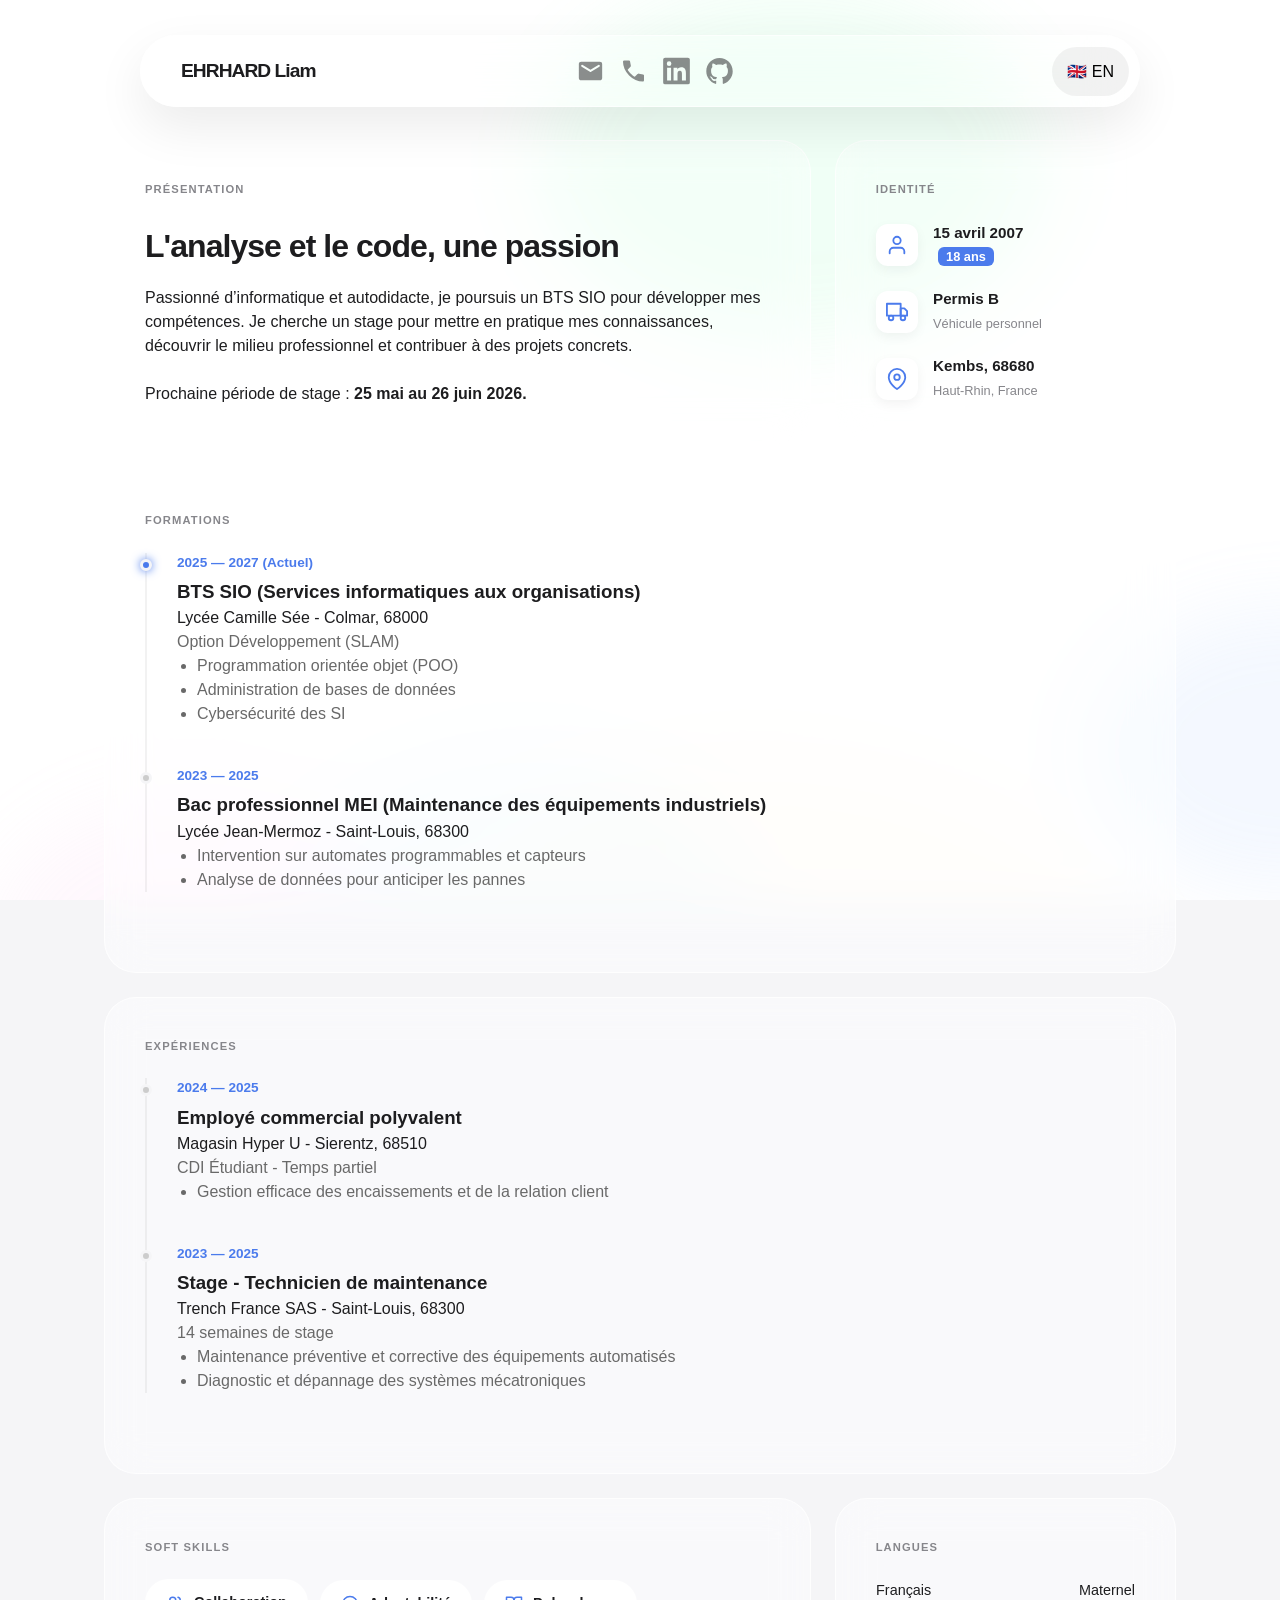
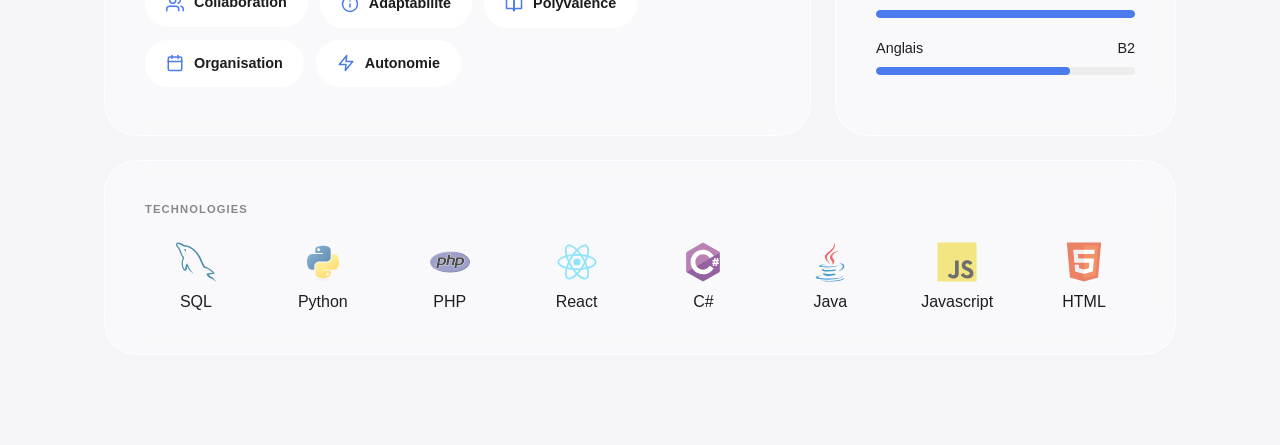
<file: index.html>
<!DOCTYPE html>
<html lang="fr">
<head>
    <meta charset="UTF-8">
    <meta name="viewport" content="width=device-width, initial-scale=1.0">
    <title>EHRHARD Liam — CV</title>
    <style>
/* --- POLICES (LOCAL) --- */
:root {
    --glass-bg: rgba(255, 255, 255, 0.45);
    --glass-border: rgba(255, 255, 255, 0.7);
    --text-main: #1d1d1f;
    --text-sub: #86868b;
    --accent: #4b7bec;
    --ease-ios: cubic-bezier(0.4, 0, 0.2, 1);

    /* Font stack system (No import) */
    --font-stack: -apple-system, BlinkMacSystemFont, "Segoe UI", Roboto, Helvetica, Arial, sans-serif, "Apple Color Emoji", "Segoe UI Emoji";
}

* { box-sizing: border-box; margin: 0; padding: 0; }
html { scroll-behavior: smooth; }
body {
    font-family: var(--font-stack);
    background-color: #f5f5f7;
    color: var(--text-main);
    line-height: 1.5;
    overflow-x: hidden;
}

/* --- HEADER (STATIC) --- */
.liquid-glass {
    position: fixed;
    z-index: 1000;
    top: 35px; left: 50%;
    transform: translate(-50%, 0);
    width: 94%; max-width: 1000px;
    min-height: 70px;
    padding-left: 40px;
    padding-right: 10px;
    background: var(--glass-bg);
    backdrop-filter: blur(25px) saturate(180%);
    -webkit-backdrop-filter: blur(25px) saturate(180%);
    border: 1px solid var(--glass-border);
    border-radius: 100px;
    box-shadow: 0 20px 50px rgba(0,0,0,0.08);
    transition: all 0.6s var(--ease-ios);
    display: flex; align-items: center;
}

.header-inner { display: flex; flex-direction: row; justify-content: space-between; align-items: center; height: 70px; width: 100%; position: relative; transition: 0.6s var(--ease-ios); }

/* Identité */
.identity-block { text-align: left; flex-grow: 0; display: block; }

h1 { font-size: 1.2rem; letter-spacing: -0.05em; font-weight: 800; line-height: 1; transition: 0.6s var(--ease-ios); }

.tagline { display: none; }
.tagline span { font-weight: 700; color: var(--text-main); }

.stage-pill { display: inline-flex; align-items: center; gap: 8px; margin: 5px auto; padding: 8px 18px; background: rgba(75, 123, 236, 0.1); border: 1px solid rgba(75, 123, 236, 0.1); border-radius: 100px; color: var(--accent); font-size: 0.85rem; font-weight: 600; }
.pulse-icon { width: 8px; height: 8px; background: var(--accent); border-radius: 50%; animation: pulse-ring 2s infinite; }
@keyframes pulse-ring { 0% { transform: scale(0.95); box-shadow: 0 0 0 0 rgba(75, 123, 236, 0.7); } 70% { transform: scale(1); box-shadow: 0 0 0 8px rgba(75, 123, 236, 0); } 100% { transform: scale(0.95); box-shadow: 0 0 0 0 rgba(75, 123, 236, 0); } }

.stage-pill { display: none !important; }

/* Navigation */
.nav-menu { display: flex; gap: 30px; opacity: 1; visibility: visible; transition: 0.6s var(--ease-ios); position: absolute; left: 50%; transform: translateX(-50%); }
.nav-menu a { text-decoration: none; color: var(--text-main); font-weight: 500; font-size: 0.95rem; }
.nav-menu a.active { color: var(--accent); position: relative; }
.nav-menu a.active::after { content: ""; position: absolute; left: 0; right: 0; bottom: -6px; height: 2px; background: var(--accent); border-radius: 2px; }

.contact-dock { display: flex; justify-content: center; gap: 15px; padding-top: 0; width: auto; transition: 0.6s var(--ease-ios); margin-left: auto; }
.contact-dock a:not(.language) { text-decoration: none; color: var(--text-main); opacity: 0.5; transition: 0.3s; display: flex; align-items: center; }
.contact-dock a:not(.language):hover { opacity: 1; transform: translateY(-3px); color: var(--accent); }

/* --- BENTO CONTENT --- */
.main-content { padding: 140px 5% 10vh; display: grid; grid-template-columns: repeat(12, 1fr); gap: 24px; max-width: 1200px; margin: 0 auto; }
.bento-card { background: var(--glass-bg); backdrop-filter: blur(20px) saturate(160%); border: 1px solid var(--glass-border); border-radius: 32px; padding: 40px; grid-column: span 12; scroll-margin-top: 100px; }
.card-large { grid-column: span 8; } .card-small { grid-column: span 4; }
.category { font-size: 0.7rem; font-weight: 700; text-transform: uppercase; color: var(--text-sub); letter-spacing: 0.1em; display: block; margin-bottom: 1.5rem; }
h2 { font-size: 2rem; margin-bottom: 1rem; letter-spacing: -0.03em; }

/* Identity Section */
.identity-card .id-wrapper { display: flex; flex-direction: column; gap: 20px; }
.id-item { display: flex; align-items: center; gap: 15px; }
.id-icon-box { width: 42px; height: 42px; background: white; border-radius: 12px; display: flex; align-items: center; justify-content: center; box-shadow: 0 4px 12px rgba(0,0,0,0.05); border: 1px solid var(--glass-border); color: var(--accent); }
.id-text p { font-weight: 600; font-size: 0.95rem; margin: 0; }
.id-text span { font-size: 0.8rem; color: var(--text-sub); }
.age-tag { background: var(--accent); color: white !important; padding: 2px 8px; border-radius: 6px; font-weight: 700; margin-left: 5px; font-size: 0.75rem; }

/* Timeline Section */
.vertical-timeline { position: relative; padding-left: 30px; border-left: 2px solid rgba(0,0,0,0.05); }
.timeline-item { position: relative; margin-bottom: 40px; }
.time-marker { position: absolute; left: -37px; top: 6px; width: 12px; height: 12px; border-radius: 50%; background: #ccc; border: 3px solid #f5f5f7; }
.timeline-item.accent .time-marker { background: var(--accent); box-shadow: 0 0 10px var(--accent); }
.timeline-item ul { margin-left: 20px; color: dimgrey; }
.timeline-item ul .no-bullet { list-style-type: none; margin-left: -20px; }
.time-date { font-size: 0.85rem; color: var(--accent); font-weight: 700; margin-bottom: 5px; display: block; }

/* Soft Skills & Languages */
.soft-skills-container { display: flex; flex-wrap: wrap; gap: 12px; }
.skill-pill { display: flex; align-items: center; gap: 10px; padding: 12px 20px; background: white; border: 1px solid var(--glass-border); border-radius: 100px; font-weight: 600; font-size: 0.9rem; transition: 0.4s var(--ease-ios); color: var(--text-main); }
.skill-pill svg { color: var(--accent); transition: 0.4s; }
.skill-pill:hover { transform: translateY(-5px); background: var(--accent); color: white; border-color: var(--accent); }
.skill-pill:hover svg { color: white; }

.skill-progress { margin-bottom: 20px; }
.skill-progress label { display: flex; justify-content: space-between; font-size: 0.9rem; margin-bottom: 8px; font-weight: 500; }
.bar { height: 8px; background: rgba(0,0,0,0.05); border-radius: 10px; overflow: hidden; }
.fill { height: 100%; background: var(--accent); border-radius: 10px; }

/* Tech Grid */
.tech-grid { display: grid; grid-template-columns: repeat(auto-fill, minmax(90px, 1fr)); gap: 25px; text-align: center; }
.tech-item { display: flex; flex-direction: column; align-items: center; justify-content: center; }
.tech-item svg { display: block; margin-bottom: 8px; height: 40px; transition: 0.3s; opacity: 0.7; }
.tech-item:hover svg { transform: scale(1.15); opacity: 1; }

@media (max-width: 768px) { .card-large, .card-small { grid-column: span 12; } .nav-menu { display: none; } .liquid-glass { min-height: 70px; } }

/* Scroll indicator removed in header-only layout */

.language-button {
    border: none;
    border-radius: 30px;
    padding: 15px;
    cursor: pointer;
    font-size: 1em;
    background: rgba(0,0,0,0.05);
    transition: background 0.2s;
}

.language-button:hover {
    background: rgba(0,0,0,0);
}
    </style>
</head>
<body>

<header class="liquid-glass" id="main-card">
    <div class="header-inner">
        <div class="identity-block">
            <h1>EHRHARD Liam</h1>
            <p class="tagline">Étudiant en <span>BTS SIO SLAM</span></p>
            <div class="stage-pill">
                <span class="pulse-icon"></span>
                Stage : 25 mai au 16 juin 2026
            </div>
        </div>

        <div class="nav-menu contact-dock">
            <a href="mailto:liam.ehrhard@sfr.fr" title="Email">
                <svg xmlns="http://www.w3.org/2000/svg" height="28px" viewBox="0 -960 960 960" width="28px" fill="currentColor">
                    <path d="M160-160q-33 0-56.5-23.5T80-240v-480q0-33 23.5-56.5T160-800h640q33 0 56.5 23.5T880-720v480q0 33-23.5 56.5T800-160H160Zm330.5-288.5Q496-450 501-453l283-177q8-5 12-12.5t4-16.5q0-20-17-30t-35 1L480-520 212-688q-18-11-35-.5T160-659q0 10 4 17.5t12 11.5l283 177q5 3 10.5 4.5T480-447q5 0 10.5-1.5Z"/>
                </svg>
            </a>
            <a href="tel:+33771939638" title="Téléphone">
                <svg xmlns="http://www.w3.org/2000/svg" height="28px" viewBox="0 -960 960 960" width="28px" fill="currentColor">
                    <path d="M798-120q-125 0-247-54.5T329-329Q229-429 174.5-551T120-798q0-18 12-30t30-12h162q14 0 25 9.5t13 22.5l26 140q2 16-1 27t-11 19l-97 98q20 37 47.5 71.5T387-386q31 31 65 57.5t72 48.5l94-94q9-9 23.5-13.5T670-390l138 28q14 4 23 14.5t9 23.5v162q0 18-12 30t-30 12Z"/>
                </svg>
            </a>
            <a href="https://www.linkedin.com/in/liam-ehrhard/" title="LinkedIn">
                <svg viewBox="0 0 128 128" height="28px" width="28px" fill="currentColor">
                    <path d="M116 3H12a8.91 8.91 0 00-9 8.8v104.42a8.91 8.91 0 009 8.78h104a8.93 8.93 0 009-8.81V11.77A8.93 8.93 0 00116 3zM39.17 107H21.06V48.73h18.11zm-9-66.21a10.5 10.5 0 1110.49-10.5 10.5 10.5 0 01-10.54 10.48zM107 107H88.89V78.65c0-6.75-.12-15.44-9.41-15.44s-10.87 7.36-10.87 15V107H50.53V48.73h17.36v8h.24c2.42-4.58 8.32-9.41 17.13-9.41C103.6 47.28 107 59.35 107 75z"></path>
                </svg>
            </a>
            <a href="https://github.com/ehrhard-liam" title="GitHub">
                <svg viewBox="0 0 128 128" height="28px" width="28px" fill="currentColor">
                    <path fill-rule="evenodd" clip-rule="evenodd" d="M64 5.103c-33.347 0-60.388 27.035-60.388 60.388 0 26.682 17.303 49.317 41.297 57.303 3.017.56 4.125-1.31 4.125-2.905 0-1.44-.056-6.197-.082-11.243-16.8 3.653-20.345-7.125-20.345-7.125-2.747-6.98-6.705-8.836-6.705-8.836-5.48-3.748.413-3.67.413-3.67 6.063.425 9.257 6.223 9.257 6.223 5.386 9.23 14.127 6.562 17.573 5.02.542-3.903 2.107-6.568 3.834-8.076-13.413-1.525-27.514-6.704-27.514-29.843 0-6.593 2.36-11.98 6.223-16.21-.628-1.52-2.695-7.662.584-15.98 0 0 5.07-1.623 16.61 6.19C53.7 35 58.867 34.327 64 34.304c5.13.023 10.3.694 15.127 2.033 11.526-7.813 16.59-6.19 16.59-6.19 3.287 8.317 1.22 14.46.593 15.98 3.872 4.23 6.215 9.617 6.215 16.21 0 23.194-14.127 28.3-27.574 29.796 2.167 1.874 4.097 5.55 4.097 11.183 0 8.08-.07 14.583-.07 16.572 0 1.607 1.088 3.49 4.148 2.897 23.98-7.994 41.263-30.622 41.263-57.294C124.388 32.14 97.35 5.104 64 5.104z"></path>
                </svg>
            </a>
        </div>

        <div class="contact-dock">
            <a href="en/" class="language">
                <button class="language-button">🇬🇧 EN</button>
            </a>
        </div>
    </div>
</header>
<main class="main-content">
    <section class="bento-card card-large" id="about">
        <span class="category">Présentation</span>
        <h2>L'analyse et le code, une passion</h2>
        <p>Passionné d’informatique et autodidacte, je poursuis un BTS SIO pour développer mes compétences. Je cherche un stage pour mettre en pratique mes connaissances, découvrir le milieu professionnel et contribuer à des projets concrets.</p>
        <p><br/>Prochaine période de stage : <b>25 mai au 26 juin 2026.</b></p>
    </section>

    <section class="bento-card card-small identity-card">
        <span class="category">Identité</span>
        <div class="id-wrapper">
            <div class="id-item">
                <div class="id-icon-box">
                    <svg viewBox="0 0 24 24" width="22" height="22" fill="none" stroke="currentColor" stroke-width="2" stroke-linecap="round" stroke-linejoin="round"><path d="M20 21v-2a4 4 0 0 0-4-4H8a4 4 0 0 0-4 4v2"></path><circle cx="12" cy="7" r="4"></circle></svg>
                </div>
                <div class="id-text">
                    <p>15 avril 2007</p>
                    <span class="age-tag">18 ans</span>
                </div>
            </div>
            <div class="id-item">
                <div class="id-icon-box">
                    <svg viewBox="0 0 24 24" width="22" height="22" fill="none" stroke="currentColor" stroke-width="2" stroke-linecap="round" stroke-linejoin="round"><rect x="1" y="3" width="15" height="13"></rect><polygon points="16 8 20 8 23 11 23 16 16 16 16 8"></polygon><circle cx="5.5" cy="18.5" r="2.5"></circle><circle cx="18.5" cy="18.5" r="2.5"></circle></svg>
                </div>
                <div class="id-text">
                    <p>Permis B</p>
                    <span>Véhicule personnel</span>
                </div>
            </div>
            <div class="id-item">
                <div class="id-icon-box">
                    <svg viewBox="0 0 24 24" width="22" height="22" fill="none" stroke="currentColor" stroke-width="2" stroke-linecap="round" stroke-linejoin="round"><path d="M21 10c0 7-9 13-9 13s-9-6-9-13a9 9 0 0 1 18 0z"></path><circle cx="12" cy="10" r="3"></circle></svg>
                </div>
                <div class="id-text">
                    <p>Kembs, 68680</p>
                    <span>Haut-Rhin, France</span>
                </div>
            </div>
        </div>
    </section>

    <section class="bento-card card-full" id="formations">
        <span class="category">Formations</span>
        <div class="vertical-timeline">
            <div class="timeline-item accent">
                <div class="time-marker"></div>
                <div class="time-content">
                    <span class="time-date">2025 — 2027 (Actuel)</span>
                    <h3>BTS SIO (Services informatiques aux organisations)</h3>
                    <p>Lycée Camille Sée - Colmar, 68000</p>
                    <ul>
                        <li class="no-bullet">Option Développement (SLAM)</li>
                        <li>Programmation orientée objet (POO)</li>
                        <li>Administration de bases de données</li>
                        <li>Cybersécurité des SI</li>
                    </ul>
                </div>
            </div>
            <div class="timeline-item">
                <div class="time-marker"></div>
                <div class="time-content">
                    <span class="time-date">2023 — 2025</span>
                    <h3>Bac professionnel MEI (Maintenance des équipements industriels)</h3>
                    <p>Lycée Jean-Mermoz - Saint-Louis, 68300</p>
                    <ul>
                        <li>Intervention sur automates programmables et capteurs</li>
                        <li>Analyse de données pour anticiper les pannes</li>
                    </ul>
                </div>
            </div>
        </div>
    </section>

    <section class="bento-card card-full" id="exp">
        <span class="category">Expériences</span>
        <div class="vertical-timeline">
            <div class="timeline-item">
                <div class="time-marker"></div>
                <div class="time-content">
                    <span class="time-date">2024 — 2025</span>
                    <h3>Employé commercial polyvalent</h3>
                    <p>Magasin Hyper U - Sierentz, 68510</p>
                    <ul>
                        <li class="no-bullet">CDI Étudiant - Temps partiel</li>
                        <li>Gestion efficace des encaissements et de la relation client</li>
                    </ul>
                </div>
            </div>

            <div class="timeline-item">
                <div class="time-marker"></div>
                <div class="time-content">
                    <span class="time-date">2023 — 2025</span>
                    <h3>Stage - Technicien de maintenance</h3>
                    <p>Trench France SAS - Saint-Louis, 68300</p>
                    <ul>
                        <li class="no-bullet">14 semaines de stage</li>
                        <li>Maintenance préventive et corrective des équipements automatisés</li>
                        <li>Diagnostic et dépannage des systèmes mécatroniques</li>
                    </ul>
                </div>
            </div>
        </div>
    </section>

    <section class="bento-card card-large">
        <span class="category">Soft Skills</span>
        <div class="soft-skills-container">
            <div class="skill-pill">
                <svg width="18" height="18" viewBox="0 0 24 24" fill="none" stroke="currentColor" stroke-width="2" stroke-linecap="round" stroke-linejoin="round"><path d="M17 21v-2a4 4 0 0 0-4-4H5a4 4 0 0 0-4 4v2"></path><circle cx="9" cy="7" r="4"></circle><path d="M23 21v-2a4 4 0 0 0-3-3.87"></path><path d="M16 3.13a4 4 0 0 1 0 7.75"></path></svg>
                Collaboration
            </div>
            <div class="skill-pill">
                <svg width="18" height="18" viewBox="0 0 24 24" fill="none" stroke="currentColor" stroke-width="2" stroke-linecap="round" stroke-linejoin="round"><circle cx="12" cy="12" r="10"></circle><path d="M12 16v-4"></path><path d="M12 8h.01"></path></svg>
                Adaptabilité
            </div>
            <div class="skill-pill">
                <svg width="18" height="18" viewBox="0 0 24 24" fill="none" stroke="currentColor" stroke-width="2" stroke-linecap="round" stroke-linejoin="round"><path d="M2 3h6a4 4 0 0 1 4 4v14a3 3 0 0 0-3-3H2z"></path><path d="M22 3h-6a4 4 0 0 0-4 4v14a3 3 0 0 1 3-3h7z"></path></svg>
                Polyvalence
            </div>
            <div class="skill-pill">
                <svg width="18" height="18" viewBox="0 0 24 24" fill="none" stroke="currentColor" stroke-width="2" stroke-linecap="round" stroke-linejoin="round"><rect x="3" y="4" width="18" height="18" rx="2" ry="2"></rect><line x1="16" y1="2" x2="16" y2="6"></line><line x1="8" y1="2" x2="8" y2="6"></line><line x1="3" y1="10" x2="21" y2="10"></line></svg>
                Organisation
            </div>
            <div class="skill-pill">
                <svg width="18" height="18" viewBox="0 0 24 24" fill="none" stroke="currentColor" stroke-width="2" stroke-linecap="round" stroke-linejoin="round"><polygon points="13 2 3 14 12 14 11 22 21 10 12 10 13 2"></polygon></svg>
                Autonomie
            </div>
        </div>
    </section>

    <section class="bento-card card-small">
        <span class="category">Langues</span>
        <div class="skill-progress">
            <label>Français <span>Maternel</span></label>
            <div class="bar"><div class="fill" style="width: 100%;"></div></div>
        </div>
        <div class="skill-progress">
            <label>Anglais <span>B2</span></label>
            <div class="bar"><div class="fill" style="width: 75%;"></div></div>
        </div>
    </section>
    
    <section class="bento-card card-full" id="stack">
        <span class="category">Technologies</span>
        <div class="tech-grid">
            <div class="tech-item">
                <!-- MySQL SVG -->
                <svg viewBox="0 0 128 128">
                    <path fill="#00618A" d="M117.688 98.242c-6.973-.191-12.297.461-16.852 2.379-1.293.547-3.355.559-3.566 2.18.711.746.82 1.859 1.387 2.777 1.086 1.754 2.922 4.113 4.559 5.352 1.789 1.348 3.633 2.793 5.551 3.961 3.414 2.082 7.223 3.27 10.504 5.352 1.938 1.23 3.859 2.777 5.75 4.164.934.684 1.563 1.75 2.773 2.18v-.195c-.637-.812-.801-1.93-1.387-2.777l-2.578-2.578c-2.52-3.344-5.719-6.281-9.117-8.719-2.711-1.949-8.781-4.578-9.91-7.73l-.199-.199c1.922-.219 4.172-.914 5.949-1.391 2.98-.797 5.645-.59 8.719-1.387l4.164-1.187v-.793c-1.555-1.594-2.664-3.707-4.359-5.152-4.441-3.781-9.285-7.555-14.273-10.703-2.766-1.746-6.184-2.883-9.117-4.363-.988-.496-2.719-.758-3.371-1.586-1.539-1.961-2.379-4.449-3.566-6.738-2.488-4.793-4.93-10.023-7.137-15.066-1.504-3.437-2.484-6.828-4.359-9.91-9-14.797-18.687-23.73-33.695-32.508-3.195-1.867-7.039-2.605-11.102-3.57l-6.543-.395c-1.332-.555-2.715-2.184-3.965-2.977C16.977 3.52 4.223-3.312.539 5.672-1.785 11.34 4.016 16.871 6.09 19.746c1.457 2.012 3.32 4.273 4.359 6.539.688 1.492.805 2.984 1.391 4.559 1.438 3.883 2.695 8.109 4.559 11.695.941 1.816 1.98 3.727 3.172 5.352.727.996 1.98 1.438 2.18 2.973-1.227 1.715-1.297 4.375-1.984 6.543-3.098 9.77-1.926 21.91 2.578 29.137 1.383 2.223 4.641 6.98 9.117 5.156 3.918-1.598 3.043-6.539 4.164-10.902.254-.988.098-1.715.594-2.379v.199l3.57 7.133c2.641 4.254 7.324 8.699 11.297 11.699 2.059 1.555 3.68 4.242 6.344 5.152v-.199h-.199c-.516-.805-1.324-1.137-1.98-1.781-1.551-1.523-3.277-3.414-4.559-5.156-3.613-4.902-6.805-10.27-9.711-15.855-1.391-2.668-2.598-5.609-3.77-8.324-.453-1.047-.445-2.633-1.387-3.172-1.281 1.988-3.172 3.598-4.164 5.945-1.582 3.754-1.789 8.336-2.375 13.082-.348.125-.195.039-.398.199-2.762-.668-3.73-3.508-4.758-5.949-2.594-6.164-3.078-16.09-.793-23.191.59-1.836 3.262-7.617 2.18-9.316-.516-1.691-2.219-2.672-3.172-3.965-1.18-1.598-2.355-3.703-3.172-5.551-2.125-4.805-3.113-10.203-5.352-15.062-1.07-2.324-2.875-4.676-4.359-6.738-1.645-2.289-3.484-3.977-4.758-6.742-.453-.984-1.066-2.559-.398-3.566.215-.684.516-.969 1.191-1.191 1.148-.887 4.352.297 5.547.793 3.18 1.32 5.832 2.578 8.527 4.363 1.289.855 2.598 2.512 4.16 2.973h1.785c2.789.641 5.914.195 8.523.988 4.609 1.402 8.738 3.582 12.488 5.949 11.422 7.215 20.766 17.48 27.156 29.734 1.027 1.973 1.473 3.852 2.379 5.945 1.824 4.219 4.125 8.559 5.941 12.688 1.816 4.113 3.582 8.27 6.148 11.695 1.348 1.801 6.551 2.766 8.918 3.766 1.66.699 4.379 1.43 5.949 2.379 3 1.809 5.906 3.965 8.723 5.945 1.402.992 5.73 3.168 5.945 4.957zm-88.605-75.52c-1.453-.027-2.48.156-3.566.395v.199h.195c.695 1.422 1.918 2.34 2.777 3.566l1.98 4.164.199-.195c1.227-.867 1.789-2.25 1.781-4.363-.492-.52-.562-1.164-.992-1.785-.562-.824-1.66-1.289-2.375-1.98zm0 0"></path>
                </svg>
                <span>SQL</span>
            </div>
            <div class="tech-item">
                <!-- Python SVG -->
                <svg viewBox="0 0 128 128">
                    <linearGradient id="python-original-a" gradientUnits="userSpaceOnUse" x1="70.252" y1="1237.476" x2="170.659" y2="1151.089" gradientTransform="matrix(.563 0 0 -.568 -29.215 707.817)"><stop offset="0" stop-color="#5A9FD4"></stop><stop offset="1" stop-color="#306998"></stop></linearGradient><linearGradient id="python-original-b" gradientUnits="userSpaceOnUse" x1="209.474" y1="1098.811" x2="173.62" y2="1149.537" gradientTransform="matrix(.563 0 0 -.568 -29.215 707.817)"><stop offset="0" stop-color="#FFD43B"></stop><stop offset="1" stop-color="#FFE873"></stop></linearGradient><path fill="url(#python-original-a)" d="M63.391 1.988c-4.222.02-8.252.379-11.8 1.007-10.45 1.846-12.346 5.71-12.346 12.837v9.411h24.693v3.137H29.977c-7.176 0-13.46 4.313-15.426 12.521-2.268 9.405-2.368 15.275 0 25.096 1.755 7.311 5.947 12.519 13.124 12.519h8.491V67.234c0-8.151 7.051-15.34 15.426-15.34h24.665c6.866 0 12.346-5.654 12.346-12.548V15.833c0-6.693-5.646-11.72-12.346-12.837-4.244-.706-8.645-1.027-12.866-1.008zM50.037 9.557c2.55 0 4.634 2.117 4.634 4.721 0 2.593-2.083 4.69-4.634 4.69-2.56 0-4.633-2.097-4.633-4.69-.001-2.604 2.073-4.721 4.633-4.721z" transform="translate(0 10.26)"></path><path fill="url(#python-original-b)" d="M91.682 28.38v10.966c0 8.5-7.208 15.655-15.426 15.655H51.591c-6.756 0-12.346 5.783-12.346 12.549v23.515c0 6.691 5.818 10.628 12.346 12.547 7.816 2.297 15.312 2.713 24.665 0 6.216-1.801 12.346-5.423 12.346-12.547v-9.412H63.938v-3.138h37.012c7.176 0 9.852-5.005 12.348-12.519 2.578-7.735 2.467-15.174 0-25.096-1.774-7.145-5.161-12.521-12.348-12.521h-9.268zM77.809 87.927c2.561 0 4.634 2.097 4.634 4.692 0 2.602-2.074 4.719-4.634 4.719-2.55 0-4.633-2.117-4.633-4.719 0-2.595 2.083-4.692 4.633-4.692z" transform="translate(0 10.26)"></path><radialGradient id="python-original-c" cx="1825.678" cy="444.45" r="26.743" gradientTransform="matrix(0 -.24 -1.055 0 532.979 557.576)" gradientUnits="userSpaceOnUse"><stop offset="0" stop-color="#B8B8B8" stop-opacity=".498"></stop><stop offset="1" stop-color="#7F7F7F" stop-opacity="0"></stop></radialGradient><path opacity=".444" fill="url(#python-original-c)" d="M97.309 119.597c0 3.543-14.816 6.416-33.091 6.416-18.276 0-33.092-2.873-33.092-6.416 0-3.544 14.815-6.417 33.092-6.417 18.275 0 33.091 2.872 33.091 6.417z"></path>
                </svg>
                <span>Python</span>
            </div>
            <div class="tech-item">
                <!-- PHP SVG -->
                <svg viewBox="0 0 128 128">
                    <path fill="url(#a)" d="M0 64c0 18.593 28.654 33.667 64 33.667 35.346 0 64-15.074 64-33.667 0-18.593-28.655-33.667-64-33.667C28.654 30.333 0 45.407 0 64Z"></path><path fill="#777bb3" d="M64 95.167c33.965 0 61.5-13.955 61.5-31.167 0-17.214-27.535-31.167-61.5-31.167S2.5 46.786 2.5 64c0 17.212 27.535 31.167 61.5 31.167Z"></path><path d="M34.772 67.864c2.793 0 4.877-.515 6.196-1.53 1.306-1.006 2.207-2.747 2.68-5.175.44-2.27.272-3.854-.5-4.71-.788-.874-2.493-1.317-5.067-1.317h-4.464l-2.473 12.732zM20.173 83.547a.694.694 0 0 1-.68-.828l6.557-33.738a.695.695 0 0 1 .68-.561h14.134c4.442 0 7.748 1.206 9.827 3.585 2.088 2.39 2.734 5.734 1.917 9.935-.333 1.711-.905 3.3-1.7 4.724a15.818 15.818 0 0 1-3.128 3.92c-1.531 1.432-3.264 2.472-5.147 3.083-1.852.604-4.232.91-7.07.91h-5.724l-1.634 8.408a.695.695 0 0 1-.682.562z"></path><path fill="#fff" d="M34.19 55.826h3.891c3.107 0 4.186.682 4.553 1.089.607.674.723 2.097.331 4.112-.439 2.257-1.253 3.858-2.42 4.756-1.194.92-3.138 1.386-5.773 1.386h-2.786l2.205-11.342zm6.674-8.1H26.731a1.39 1.39 0 0 0-1.364 1.123L18.81 82.588a1.39 1.39 0 0 0 1.363 1.653h7.35a1.39 1.39 0 0 0 1.363-1.124l1.525-7.846h5.151c2.912 0 5.364-.318 7.287-.944 1.977-.642 3.796-1.731 5.406-3.237a16.522 16.522 0 0 0 3.259-4.087c.831-1.487 1.429-3.147 1.775-4.931.86-4.423.161-7.964-2.076-10.524-2.216-2.537-5.698-3.823-10.349-3.823zM30.301 68.557h4.471c2.963 0 5.17-.557 6.62-1.675 1.451-1.116 2.428-2.98 2.938-5.591.485-2.508.264-4.277-.665-5.308-.931-1.03-2.791-1.546-5.584-1.546h-5.036l-2.743 14.12m10.563-19.445c4.252 0 7.353 1.117 9.303 3.348 1.95 2.232 2.536 5.347 1.76 9.346-.322 1.648-.863 3.154-1.625 4.518-.764 1.366-1.76 2.614-2.991 3.747-1.468 1.373-3.097 2.352-4.892 2.935-1.794.584-4.08.875-6.857.875h-6.296l-1.743 8.97h-7.35l6.558-33.739h14.133"></path><path d="M69.459 74.577a.694.694 0 0 1-.682-.827l2.9-14.928c.277-1.42.209-2.438-.19-2.87-.245-.263-.979-.704-3.15-.704h-5.256l-3.646 18.768a.695.695 0 0 1-.683.56h-7.29a.695.695 0 0 1-.683-.826l6.558-33.739a.695.695 0 0 1 .682-.561h7.29a.695.695 0 0 1 .683.826L64.41 48.42h5.653c4.307 0 7.227.758 8.928 2.321 1.733 1.593 2.275 4.14 1.608 7.573l-3.051 15.702a.695.695 0 0 1-.682.56h-7.407z"></path><path fill="#fff" d="M65.31 38.755h-7.291a1.39 1.39 0 0 0-1.364 1.124l-6.557 33.738a1.39 1.39 0 0 0 1.363 1.654h7.291a1.39 1.39 0 0 0 1.364-1.124l3.537-18.205h4.682c2.168 0 2.624.463 2.641.484.132.14.305.795.019 2.264l-2.9 14.927a1.39 1.39 0 0 0 1.364 1.654h7.408a1.39 1.39 0 0 0 1.363-1.124l3.051-15.7c.715-3.686.103-6.45-1.82-8.217-1.836-1.686-4.91-2.505-9.398-2.505h-4.81l1.421-7.315a1.39 1.39 0 0 0-1.364-1.655zm0 1.39-1.743 8.968h6.496c4.087 0 6.907.714 8.457 2.14 1.553 1.426 2.017 3.735 1.398 6.93l-3.052 15.699h-7.407l2.901-14.928c.33-1.698.208-2.856-.365-3.474-.573-.617-1.793-.926-3.658-.926h-5.829l-3.756 19.327H51.46l6.558-33.739h7.292z"></path><path d="M92.136 67.864c2.793 0 4.878-.515 6.198-1.53 1.304-1.006 2.206-2.747 2.679-5.175.44-2.27.273-3.854-.5-4.71-.788-.874-2.493-1.317-5.067-1.317h-4.463l-2.475 12.732zM77.54 83.547a.694.694 0 0 1-.682-.828l6.557-33.738a.695.695 0 0 1 .682-.561H98.23c4.442 0 7.748 1.206 9.826 3.585 2.089 2.39 2.734 5.734 1.917 9.935a15.878 15.878 0 0 1-1.699 4.724 15.838 15.838 0 0 1-3.128 3.92c-1.53 1.432-3.265 2.472-5.147 3.083-1.852.604-4.232.91-7.071.91h-5.723l-1.633 8.408a.695.695 0 0 1-.683.562z"></path><path fill="#fff" d="M91.555 55.826h3.891c3.107 0 4.186.682 4.552 1.089.61.674.724 2.097.333 4.112-.44 2.257-1.254 3.858-2.421 4.756-1.195.92-3.139 1.386-5.773 1.386h-2.786l2.204-11.342zm6.674-8.1H84.096a1.39 1.39 0 0 0-1.363 1.123l-6.558 33.739a1.39 1.39 0 0 0 1.364 1.653h7.35a1.39 1.39 0 0 0 1.363-1.124l1.525-7.846h5.15c2.911 0 5.364-.318 7.286-.944 1.978-.642 3.797-1.731 5.408-3.238a16.52 16.52 0 0 0 3.258-4.086c.832-1.487 1.428-3.147 1.775-4.931.86-4.423.162-7.964-2.076-10.524-2.216-2.537-5.697-3.823-10.35-3.823zM87.666 68.557h4.47c2.964 0 5.17-.557 6.622-1.675 1.45-1.116 2.428-2.98 2.936-5.591.487-2.508.266-4.277-.665-5.308-.93-1.03-2.791-1.546-5.583-1.546h-5.035Zm10.563-19.445c4.251 0 7.354 1.117 9.303 3.348 1.95 2.232 2.537 5.347 1.759 9.346-.32 1.648-.862 3.154-1.624 4.518-.763 1.366-1.76 2.614-2.992 3.747-1.467 1.373-3.097 2.352-4.892 2.935-1.793.584-4.078.875-6.856.875h-6.295l-1.745 8.97h-7.35l6.558-33.739h14.133"></path><defs><radialGradient id="a" cx="0" cy="0" r="1" gradientTransform="matrix(84.04136 0 0 84.04136 38.426 42.169)" gradientUnits="userSpaceOnUse"><stop stop-color="#AEB2D5"></stop><stop offset=".3" stop-color="#AEB2D5"></stop><stop offset=".75" stop-color="#484C89"></stop><stop offset="1" stop-color="#484C89"></stop></radialGradient></defs>
                </svg>
                <span>PHP</span>
            </div>
            <div class="tech-item">
                <!-- React SVG -->
                <svg viewBox="0 0 128 128">
                    <g fill="#61DAFB"><circle cx="64" cy="64" r="11.4"></circle><path d="M107.3 45.2c-2.2-.8-4.5-1.6-6.9-2.3.6-2.4 1.1-4.8 1.5-7.1 2.1-13.2-.2-22.5-6.6-26.1-1.9-1.1-4-1.6-6.4-1.6-7 0-15.9 5.2-24.9 13.9-9-8.7-17.9-13.9-24.9-13.9-2.4 0-4.5.5-6.4 1.6-6.4 3.7-8.7 13-6.6 26.1.4 2.3.9 4.7 1.5 7.1-2.4.7-4.7 1.4-6.9 2.3C8.2 50 1.4 56.6 1.4 64s6.9 14 19.3 18.8c2.2.8 4.5 1.6 6.9 2.3-.6 2.4-1.1 4.8-1.5 7.1-2.1 13.2.2 22.5 6.6 26.1 1.9 1.1 4 1.6 6.4 1.6 7.1 0 16-5.2 24.9-13.9 9 8.7 17.9 13.9 24.9 13.9 2.4 0 4.5-.5 6.4-1.6 6.4-3.7 8.7-13 6.6-26.1-.4-2.3-.9-4.7-1.5-7.1 2.4-.7 4.7-1.4 6.9-2.3 12.5-4.8 19.3-11.4 19.3-18.8s-6.8-14-19.3-18.8zM92.5 14.7c4.1 2.4 5.5 9.8 3.8 20.3-.3 2.1-.8 4.3-1.4 6.6-5.2-1.2-10.7-2-16.5-2.5-3.4-4.8-6.9-9.1-10.4-13 7.4-7.3 14.9-12.3 21-12.3 1.3 0 2.5.3 3.5.9zM81.3 74c-1.8 3.2-3.9 6.4-6.1 9.6-3.7.3-7.4.4-11.2.4-3.9 0-7.6-.1-11.2-.4-2.2-3.2-4.2-6.4-6-9.6-1.9-3.3-3.7-6.7-5.3-10 1.6-3.3 3.4-6.7 5.3-10 1.8-3.2 3.9-6.4 6.1-9.6 3.7-.3 7.4-.4 11.2-.4 3.9 0 7.6.1 11.2.4 2.2 3.2 4.2 6.4 6 9.6 1.9 3.3 3.7 6.7 5.3 10-1.7 3.3-3.4 6.6-5.3 10zm8.3-3.3c1.5 3.5 2.7 6.9 3.8 10.3-3.4.8-7 1.4-10.8 1.9 1.2-1.9 2.5-3.9 3.6-6 1.2-2.1 2.3-4.2 3.4-6.2zM64 97.8c-2.4-2.6-4.7-5.4-6.9-8.3 2.3.1 4.6.2 6.9.2 2.3 0 4.6-.1 6.9-.2-2.2 2.9-4.5 5.7-6.9 8.3zm-18.6-15c-3.8-.5-7.4-1.1-10.8-1.9 1.1-3.3 2.3-6.8 3.8-10.3 1.1 2 2.2 4.1 3.4 6.1 1.2 2.2 2.4 4.1 3.6 6.1zm-7-25.5c-1.5-3.5-2.7-6.9-3.8-10.3 3.4-.8 7-1.4 10.8-1.9-1.2 1.9-2.5 3.9-3.6 6-1.2 2.1-2.3 4.2-3.4 6.2zM64 30.2c2.4 2.6 4.7 5.4 6.9 8.3-2.3-.1-4.6-.2-6.9-.2-2.3 0-4.6.1-6.9.2 2.2-2.9 4.5-5.7 6.9-8.3zm22.2 21l-3.6-6c3.8.5 7.4 1.1 10.8 1.9-1.1 3.3-2.3 6.8-3.8 10.3-1.1-2.1-2.2-4.2-3.4-6.2zM31.7 35c-1.7-10.5-.3-17.9 3.8-20.3 1-.6 2.2-.9 3.5-.9 6 0 13.5 4.9 21 12.3-3.5 3.8-7 8.2-10.4 13-5.8.5-11.3 1.4-16.5 2.5-.6-2.3-1-4.5-1.4-6.6zM7 64c0-4.7 5.7-9.7 15.7-13.4 2-.8 4.2-1.5 6.4-2.1 1.6 5 3.6 10.3 6 15.6-2.4 5.3-4.5 10.5-6 15.5C15.3 75.6 7 69.6 7 64zm28.5 49.3c-4.1-2.4-5.5-9.8-3.8-20.3.3-2.1.8-4.3 1.4-6.6 5.2 1.2 10.7 2 16.5 2.5 3.4 4.8 6.9 9.1 10.4 13-7.4 7.3-14.9 12.3-21 12.3-1.3 0-2.5-.3-3.5-.9zM96.3 93c1.7 10.5.3 17.9-3.8 20.3-1 .6-2.2.9-3.5.9-6 0-13.5-4.9-21-12.3 3.5-3.8 7-8.2 10.4-13 5.8-.5 11.3-1.4 16.5-2.5.6 2.3 1 4.5 1.4 6.6zm9-15.6c-2 .8-4.2 1.5-6.4 2.1-1.6-5-3.6-10.3-6-15.6 2.4-5.3 4.5-10.5 6-15.5 13.8 4 22.1 10 22.1 15.6 0 4.7-5.8 9.7-15.7 13.4z"></path></g>
                </svg>
                <span>React</span>
            </div>
            <div class="tech-item">
                <!-- CSharp SVG -->
                <svg viewBox="0 0 128 128">
                    <path fill="#9B4F96" d="M115.4 30.7L67.1 2.9c-.8-.5-1.9-.7-3.1-.7-1.2 0-2.3.3-3.1.7l-48 27.9c-1.7 1-2.9 3.5-2.9 5.4v55.7c0 1.1.2 2.4 1 3.5l106.8-62c-.6-1.2-1.5-2.1-2.4-2.7z"></path><path fill="#68217A" d="M10.7 95.3c.5.8 1.2 1.5 1.9 1.9l48.2 27.9c.8.5 1.9.7 3.1.7 1.2 0 2.3-.3 3.1-.7l48-27.9c1.7-1 2.9-3.5 2.9-5.4V36.1c0-.9-.1-1.9-.6-2.8l-106.6 62z"></path><path fill="#fff" d="M85.3 76.1C81.1 83.5 73.1 88.5 64 88.5c-13.5 0-24.5-11-24.5-24.5s11-24.5 24.5-24.5c9.1 0 17.1 5 21.3 12.5l13-7.5c-6.8-11.9-19.6-20-34.3-20-21.8 0-39.5 17.7-39.5 39.5s17.7 39.5 39.5 39.5c14.6 0 27.4-8 34.2-19.8l-12.9-7.6zM97 66.2l.9-4.3h-4.2v-4.7h5.1L100 51h4.9l-1.2 6.1h3.8l1.2-6.1h4.8l-1.2 6.1h2.4v4.7h-3.3l-.9 4.3h4.2v4.7h-5.1l-1.2 6h-4.9l1.2-6h-3.8l-1.2 6h-4.8l1.2-6h-2.4v-4.7H97zm4.8 0h3.8l.9-4.3h-3.8l-.9 4.3z"></path>
                </svg>
                <span>C#</span>
            </div>
            <div class="tech-item">
                <!-- Java SVG -->
                <svg viewBox="0 0 128 128">
                    <path fill="#0074BD" d="M47.617 98.12s-4.767 2.774 3.397 3.71c9.892 1.13 14.947.968 25.845-1.092 0 0 2.871 1.795 6.873 3.351-24.439 10.47-55.308-.607-36.115-5.969zm-2.988-13.665s-5.348 3.959 2.823 4.805c10.567 1.091 18.91 1.18 33.354-1.6 0 0 1.993 2.025 5.132 3.131-29.542 8.64-62.446.68-41.309-6.336z"></path><path fill="#EA2D2E" d="M69.802 61.271c6.025 6.935-1.58 13.17-1.58 13.17s15.289-7.891 8.269-17.777c-6.559-9.215-11.587-13.792 15.635-29.58 0 .001-42.731 10.67-22.324 34.187z"></path><path fill="#0074BD" d="M102.123 108.229s3.529 2.91-3.888 5.159c-14.102 4.272-58.706 5.56-71.094.171-4.451-1.938 3.899-4.625 6.526-5.192 2.739-.593 4.303-.485 4.303-.485-4.953-3.487-32.013 6.85-13.743 9.815 49.821 8.076 90.817-3.637 77.896-9.468zM49.912 70.294s-22.686 5.389-8.033 7.348c6.188.828 18.518.638 30.011-.326 9.39-.789 18.813-2.474 18.813-2.474s-3.308 1.419-5.704 3.053c-23.042 6.061-67.544 3.238-54.731-2.958 10.832-5.239 19.644-4.643 19.644-4.643zm40.697 22.747c23.421-12.167 12.591-23.86 5.032-22.285-1.848.385-2.677.72-2.677.72s.688-1.079 2-1.543c14.953-5.255 26.451 15.503-4.823 23.725 0-.002.359-.327.468-.617z"></path><path fill="#EA2D2E" d="M76.491 1.587S89.459 14.563 64.188 34.51c-20.266 16.006-4.621 25.13-.007 35.559-11.831-10.673-20.509-20.07-14.688-28.815C58.041 28.42 81.722 22.195 76.491 1.587z"></path><path fill="#0074BD" d="M52.214 126.021c22.476 1.437 57-.8 57.817-11.436 0 0-1.571 4.032-18.577 7.231-19.186 3.612-42.854 3.191-56.887.874 0 .001 2.875 2.381 17.647 3.331z"></path>
                </svg>
                <span>Java</span>
            </div>
            <div class="tech-item">
                <!-- Javascript SVG -->
                <svg viewBox="0 0 128 128">
                    <path fill="#F0DB4F" d="M1.408 1.408h125.184v125.185H1.408z"></path><path fill="#323330" d="M116.347 96.736c-.917-5.711-4.641-10.508-15.672-14.981-3.832-1.761-8.104-3.022-9.377-5.926-.452-1.69-.512-2.642-.226-3.665.821-3.32 4.784-4.355 7.925-3.403 2.023.678 3.938 2.237 5.093 4.724 5.402-3.498 5.391-3.475 9.163-5.879-1.381-2.141-2.118-3.129-3.022-4.045-3.249-3.629-7.676-5.498-14.756-5.355l-3.688.477c-3.534.893-6.902 2.748-8.877 5.235-5.926 6.724-4.236 18.492 2.975 23.335 7.104 5.332 17.54 6.545 18.873 11.531 1.297 6.104-4.486 8.08-10.234 7.378-4.236-.881-6.592-3.034-9.139-6.949-4.688 2.713-4.688 2.713-9.508 5.485 1.143 2.499 2.344 3.63 4.26 5.795 9.068 9.198 31.76 8.746 35.83-5.176.165-.478 1.261-3.666.38-8.581zM69.462 58.943H57.753l-.048 30.272c0 6.438.333 12.34-.714 14.149-1.713 3.558-6.152 3.117-8.175 2.427-2.059-1.012-3.106-2.451-4.319-4.485-.333-.584-.583-1.036-.667-1.071l-9.52 5.83c1.583 3.249 3.915 6.069 6.902 7.901 4.462 2.678 10.459 3.499 16.731 2.059 4.082-1.189 7.604-3.652 9.448-7.401 2.666-4.915 2.094-10.864 2.07-17.444.06-10.735.001-21.468.001-32.237z"></path>
                </svg>
                <span>Javascript</span>
            </div>
            <div class="tech-item">
                <!-- HTML5 SVG -->
                <svg viewBox="0 0 128 128">
                    <path fill="#E44D26" d="M19.037 113.876L9.032 1.661h109.936l-10.016 112.198-45.019 12.48z"></path><path fill="#F16529" d="M64 116.8l36.378-10.086 8.559-95.878H64z"></path><path fill="#EBEBEB" d="M64 52.455H45.788L44.53 38.361H64V24.599H29.489l.33 3.692 3.382 37.927H64zm0 35.743l-.061.017-15.327-4.14-.979-10.975H33.816l1.928 21.609 28.193 7.826.063-.017z"></path><path fill="#fff" d="M63.952 52.455v13.763h16.947l-1.597 17.849-15.35 4.143v14.319l28.215-7.82.207-2.325 3.234-36.233.335-3.696h-3.708zm0-27.856v13.762h33.244l.276-3.092.628-6.978.329-3.692z"></path>
                </svg>
                <span>HTML</span>
            </div>
        </div>
    </section>
</main>

<script>
// Simple scrollspy to highlight active nav link
document.addEventListener('DOMContentLoaded', () => {

    const navLinks = Array.from(document.querySelectorAll('.nav-menu a[href^="#"]'));
    const sections = navLinks
        .map(a => document.querySelector(a.getAttribute('href')))
        .filter(Boolean);

    if (sections.length === 0) return;

    const byId = new Map(sections.map(s => ["#" + s.id, s]));

    const io = new IntersectionObserver((entries) => {
        entries.forEach(entry => {
            const id = "#" + entry.target.id;
            const link = navLinks.find(a => a.getAttribute('href') === id);
            if (!link) return;
            if (entry.isIntersecting) {
                navLinks.forEach(l => l.classList.remove('active'));
                link.classList.add('active');
            }
        });
    }, {
        root: null,
        rootMargin: '0px 0px -60% 0px',
        threshold: 0.25
    });

    sections.forEach(sec => io.observe(sec));
});

// Background liquid blobs effect (inlined)
(function() {
    const css = `.liquid-bg { position: fixed; top: 0; left: 0; width: 100vw; height: 100vh; z-index: -2; background: #fff; overflow: hidden; }
                 .blob { position: absolute; opacity: 0.12; filter: blur(40px); will-change: transform; }`;
    const styleSheet = document.createElement("style");
    styleSheet.innerText = css;
    document.head.appendChild(styleSheet);

    const container = document.createElement('div');
    container.className = 'liquid-bg';
    document.body.prepend(container);

    const colors = ['#a1c4fd', '#c2e9fb', '#fbc2eb', '#ffecd2', '#84fab0'];
    const blobs = [];

    const COUNT = 5; // fewer elements for better performance
    for (let i = 0; i < COUNT; i++) {
        const el = document.createElement('div');
        el.className = 'blob';
        const size = Math.random() * 40 + 30;
        el.style.width = size + 'vw'; el.style.height = size + 'vh';
        el.style.backgroundColor = colors[i % colors.length];
        el.style.borderRadius = "50%";
        container.appendChild(el);
        blobs.push({ el, x: Math.random() * 100, y: Math.random() * 100, vx: (Math.random()-0.5)*500, vy: (Math.random()-0.5)*700 });
    }

    let scrollFraction = 0;
    let vw = window.innerWidth;
    let vh = window.innerHeight;
    function recalcBase() {
        blobs.forEach(b => {
            b.baseX = (b.x / 100) * vw;
            b.baseY = (b.y / 100) * vh;
        });
    }
    recalcBase();
    window.addEventListener('resize', () => {
        vw = window.innerWidth; vh = window.innerHeight; recalcBase();
    });
    window.addEventListener('scroll', () => {
        scrollFraction = window.scrollY / (document.documentElement.scrollHeight - window.innerHeight);
    }, { passive: true });

    function anim() {
        const time = Date.now() * 0.0004;
        blobs.forEach((b, i) => {
            const driftX = Math.sin(time + i) * 40;
            const driftY = Math.cos(time + i) * 40;
            const tx = b.baseX + (scrollFraction * b.vx) + driftX;
            const ty = b.baseY + (scrollFraction * b.vy) + driftY;
            b.el.style.transform = `translate3d(${tx - 100}px, ${ty - 100}px, 0)`;
        });
        requestAnimationFrame(anim);
    }
    anim();
})();
</script>

</body>
</html>
</file>
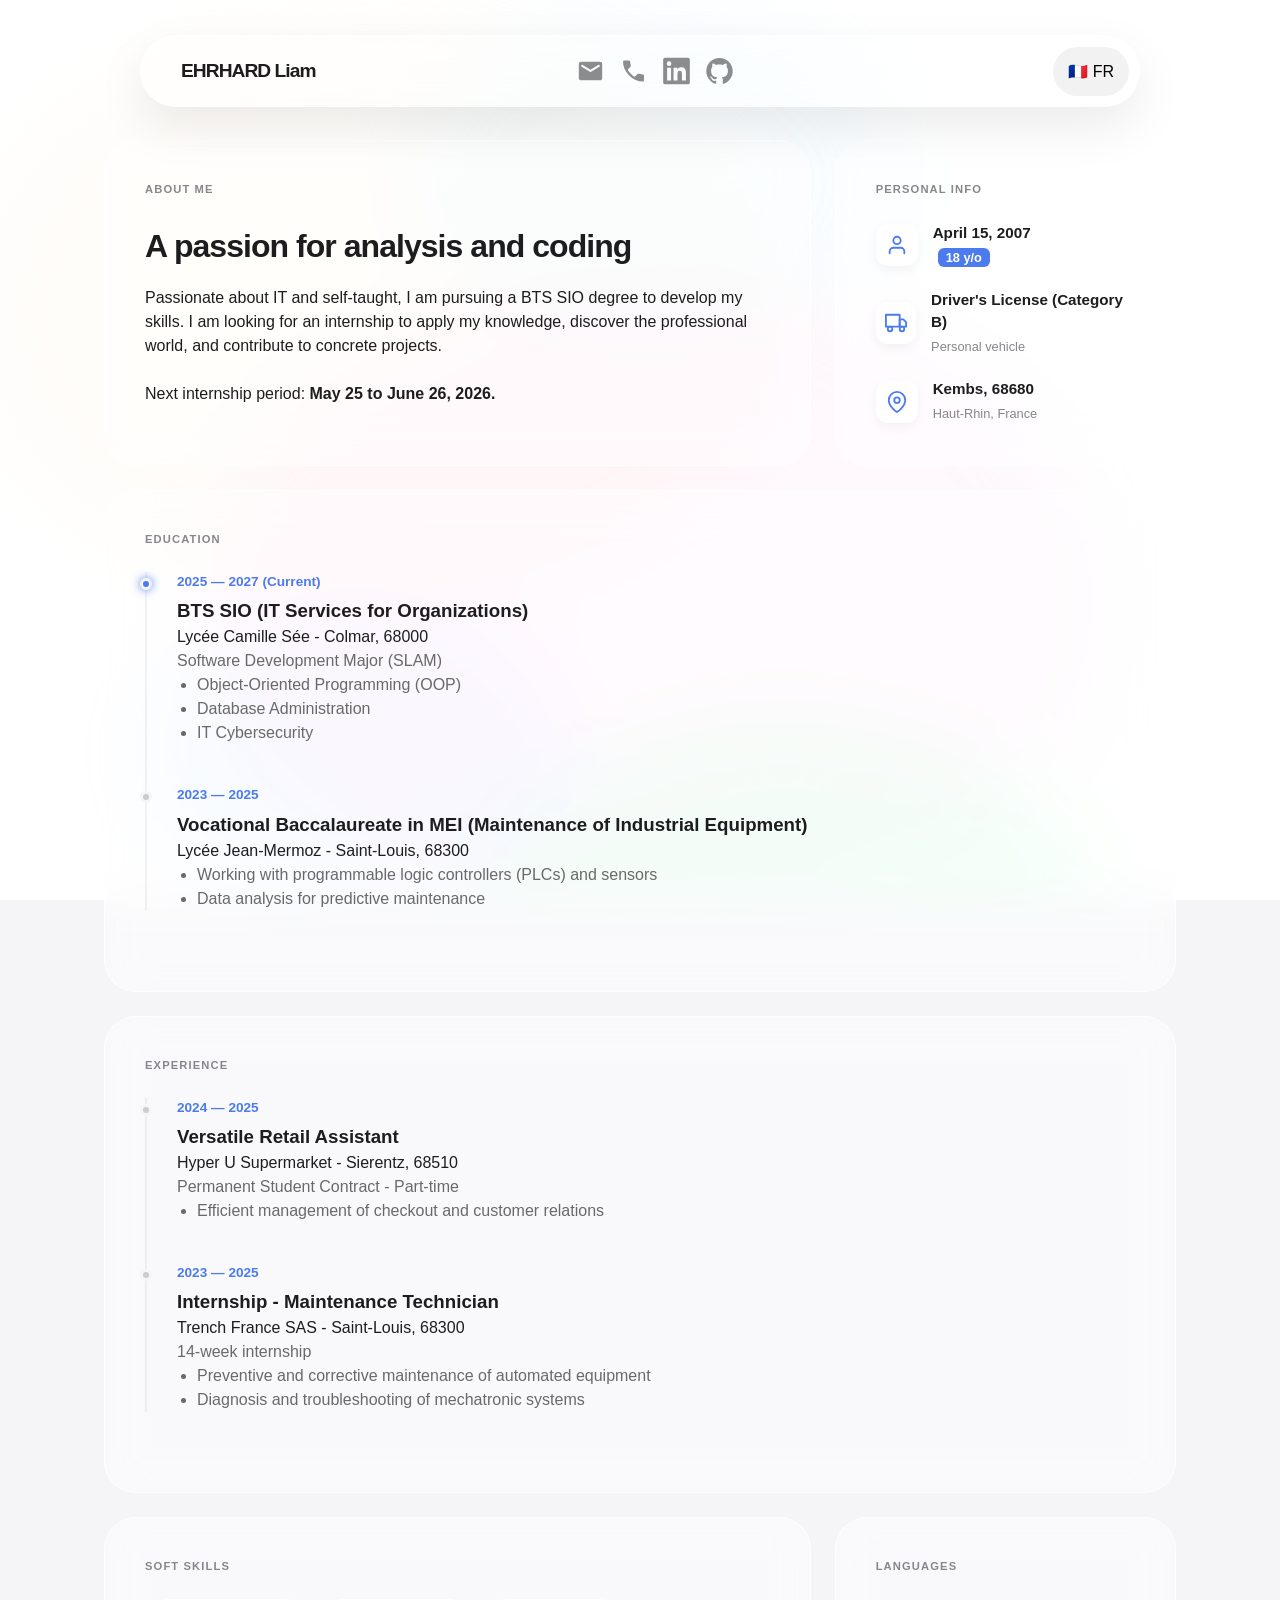
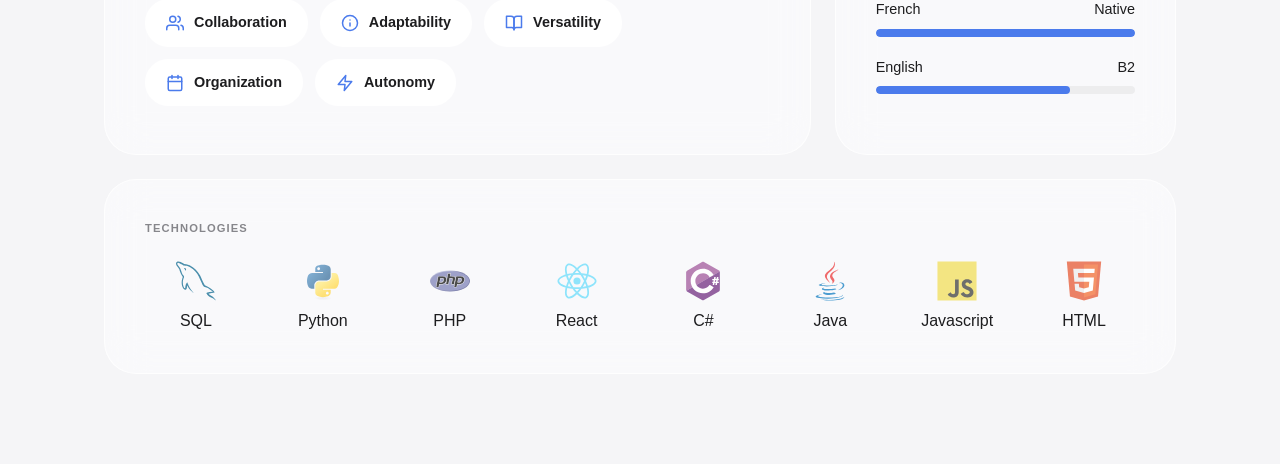
<file: en/index.html>
<!DOCTYPE html>
<html lang="en">
<head>
    <meta charset="UTF-8">
    <meta name="viewport" content="width=device-width, initial-scale=1.0">
    <title>EHRHARD Liam — Resume</title>
    <style>
        /* --- POLICES (LOCAL) --- */
        :root {
            --glass-bg: rgba(255, 255, 255, 0.45);
            --glass-border: rgba(255, 255, 255, 0.7);
            --text-main: #1d1d1f;
            --text-sub: #86868b;
            --accent: #4b7bec;
            --ease-ios: cubic-bezier(0.4, 0, 0.2, 1);

            /* Font stack system (No import) */
            --font-stack: -apple-system, BlinkMacSystemFont, "Segoe UI", Roboto, Helvetica, Arial, sans-serif, "Apple Color Emoji", "Segoe UI Emoji";
        }

        * { box-sizing: border-box; margin: 0; padding: 0; }
        html { scroll-behavior: smooth; }
        body {
            font-family: var(--font-stack);
            background-color: #f5f5f7;
            color: var(--text-main);
            line-height: 1.5;
            overflow-x: hidden;
        }

        /* --- HEADER (STATIC) --- */
        .liquid-glass {
            position: fixed;
            z-index: 1000;
            top: 35px; left: 50%;
            transform: translate(-50%, 0);
            width: 94%; max-width: 1000px;
            min-height: 70px;
            padding-left: 40px;
            padding-right: 10px;
            background: var(--glass-bg);
            backdrop-filter: blur(25px) saturate(180%);
            -webkit-backdrop-filter: blur(25px) saturate(180%);
            border: 1px solid var(--glass-border);
            border-radius: 100px;
            box-shadow: 0 20px 50px rgba(0,0,0,0.08);
            transition: all 0.6s var(--ease-ios);
            display: flex; align-items: center;
        }

        .header-inner { display: flex; flex-direction: row; justify-content: space-between; align-items: center; height: 70px; width: 100%; position: relative; transition: 0.6s var(--ease-ios); }

        /* Identité */
        .identity-block { text-align: left; flex-grow: 0; display: block; }

        h1 { font-size: 1.2rem; letter-spacing: -0.05em; font-weight: 800; line-height: 1; transition: 0.6s var(--ease-ios); }

        .tagline { display: none; }
        .tagline span { font-weight: 700; color: var(--text-main); }

        .stage-pill { display: inline-flex; align-items: center; gap: 8px; margin: 5px auto; padding: 8px 18px; background: rgba(75, 123, 236, 0.1); border: 1px solid rgba(75, 123, 236, 0.1); border-radius: 100px; color: var(--accent); font-size: 0.85rem; font-weight: 600; }
        .pulse-icon { width: 8px; height: 8px; background: var(--accent); border-radius: 50%; animation: pulse-ring 2s infinite; }
        @keyframes pulse-ring { 0% { transform: scale(0.95); box-shadow: 0 0 0 0 rgba(75, 123, 236, 0.7); } 70% { transform: scale(1); box-shadow: 0 0 0 8px rgba(75, 123, 236, 0); } 100% { transform: scale(0.95); box-shadow: 0 0 0 0 rgba(75, 123, 236, 0); } }

        .stage-pill { display: none !important; }

        /* Navigation */
        .nav-menu { display: flex; gap: 30px; opacity: 1; visibility: visible; transition: 0.6s var(--ease-ios); position: absolute; left: 50%; transform: translateX(-50%); }
        .nav-menu a { text-decoration: none; color: var(--text-main); font-weight: 500; font-size: 0.95rem; }
        .nav-menu a.active { color: var(--accent); position: relative; }
        .nav-menu a.active::after { content: ""; position: absolute; left: 0; right: 0; bottom: -6px; height: 2px; background: var(--accent); border-radius: 2px; }

        .contact-dock { display: flex; justify-content: center; gap: 15px; padding-top: 0; width: auto; transition: 0.6s var(--ease-ios); margin-left: auto; }
        .contact-dock a:not(.language) { text-decoration: none; color: var(--text-main); opacity: 0.5; transition: 0.3s; display: flex; align-items: center; }
        .contact-dock a:not(.language):hover { opacity: 1; transform: translateY(-3px); color: var(--accent); }

        /* --- BENTO CONTENT --- */
        .main-content { padding: 140px 5% 10vh; display: grid; grid-template-columns: repeat(12, 1fr); gap: 24px; max-width: 1200px; margin: 0 auto; }
        .bento-card { background: var(--glass-bg); backdrop-filter: blur(20px) saturate(160%); border: 1px solid var(--glass-border); border-radius: 32px; padding: 40px; grid-column: span 12; scroll-margin-top: 100px; }
        .card-large { grid-column: span 8; } .card-small { grid-column: span 4; }
        .category { font-size: 0.7rem; font-weight: 700; text-transform: uppercase; color: var(--text-sub); letter-spacing: 0.1em; display: block; margin-bottom: 1.5rem; }
        h2 { font-size: 2rem; margin-bottom: 1rem; letter-spacing: -0.03em; }

        /* Identity Section */
        .identity-card .id-wrapper { display: flex; flex-direction: column; gap: 20px; }
        .id-item { display: flex; align-items: center; gap: 15px; }
        .id-icon-box { width: 42px; height: 42px; background: white; border-radius: 12px; display: flex; align-items: center; justify-content: center; box-shadow: 0 4px 12px rgba(0,0,0,0.05); border: 1px solid var(--glass-border); color: var(--accent); }
        .id-text p { font-weight: 600; font-size: 0.95rem; margin: 0; }
        .id-text span { font-size: 0.8rem; color: var(--text-sub); }
        .age-tag { background: var(--accent); color: white !important; padding: 2px 8px; border-radius: 6px; font-weight: 700; margin-left: 5px; font-size: 0.75rem; }

        /* Timeline Section */
        .vertical-timeline { position: relative; padding-left: 30px; border-left: 2px solid rgba(0,0,0,0.05); }
        .timeline-item { position: relative; margin-bottom: 40px; }
        .time-marker { position: absolute; left: -37px; top: 6px; width: 12px; height: 12px; border-radius: 50%; background: #ccc; border: 3px solid #f5f5f7; }
        .timeline-item.accent .time-marker { background: var(--accent); box-shadow: 0 0 10px var(--accent); }
        .timeline-item ul { margin-left: 20px; color: dimgrey; }
        .timeline-item ul .no-bullet { list-style-type: none; margin-left: -20px; }
        .time-date { font-size: 0.85rem; color: var(--accent); font-weight: 700; margin-bottom: 5px; display: block; }

        /* Soft Skills & Languages */
        .soft-skills-container { display: flex; flex-wrap: wrap; gap: 12px; }
        .skill-pill { display: flex; align-items: center; gap: 10px; padding: 12px 20px; background: white; border: 1px solid var(--glass-border); border-radius: 100px; font-weight: 600; font-size: 0.9rem; transition: 0.4s var(--ease-ios); color: var(--text-main); }
        .skill-pill svg { color: var(--accent); transition: 0.4s; }
        .skill-pill:hover { transform: translateY(-5px); background: var(--accent); color: white; border-color: var(--accent); }
        .skill-pill:hover svg { color: white; }

        .skill-progress { margin-bottom: 20px; }
        .skill-progress label { display: flex; justify-content: space-between; font-size: 0.9rem; margin-bottom: 8px; font-weight: 500; }
        .bar { height: 8px; background: rgba(0,0,0,0.05); border-radius: 10px; overflow: hidden; }
        .fill { height: 100%; background: var(--accent); border-radius: 10px; }

        /* Tech Grid */
        .tech-grid { display: grid; grid-template-columns: repeat(auto-fill, minmax(90px, 1fr)); gap: 25px; text-align: center; }
        .tech-item { display: flex; flex-direction: column; align-items: center; justify-content: center; }
        .tech-item svg { display: block; margin-bottom: 8px; height: 40px; transition: 0.3s; opacity: 0.7; }
        .tech-item:hover svg { transform: scale(1.15); opacity: 1; }

        @media (max-width: 768px) { .card-large, .card-small { grid-column: span 12; } .nav-menu { display: none; } .liquid-glass { min-height: 70px; } }

        /* Scroll indicator removed in header-only layout */

        .language-button {
            border: none;
            border-radius: 30px;
            padding: 15px;
            cursor: pointer;
            font-size: 1em;
            background: rgba(0,0,0,0.05);
            transition: background 0.2s;
        }

        .language-button:hover {
            background: rgba(0,0,0,0);
        }
    </style>
</head>
<body>

<header class="liquid-glass" id="main-card">
    <div class="header-inner">
        <div class="identity-block">
            <h1>EHRHARD Liam</h1>
            <p class="tagline">Student in <span>BTS SIO SLAM</span></p>
            <div class="stage-pill">
                <span class="pulse-icon"></span>
                Internship: May 25 to June 16, 2026
            </div>
        </div>

        <div class="nav-menu contact-dock">
            <a href="mailto:liam.ehrhard@sfr.fr" title="Email">
                <svg xmlns="http://www.w3.org/2000/svg" height="28px" viewBox="0 -960 960 960" width="28px" fill="currentColor">
                    <path d="M160-160q-33 0-56.5-23.5T80-240v-480q0-33 23.5-56.5T160-800h640q33 0 56.5 23.5T880-720v480q0 33-23.5 56.5T800-160H160Zm330.5-288.5Q496-450 501-453l283-177q8-5 12-12.5t4-16.5q0-20-17-30t-35 1L480-520 212-688q-18-11-35-.5T160-659q0 10 4 17.5t12 11.5l283 177q5 3 10.5 4.5T480-447q5 0 10.5-1.5Z"/>
                </svg>
            </a>
            <a href="tel:+33771939638" title="Phone">
                <svg xmlns="http://www.w3.org/2000/svg" height="28px" viewBox="0 -960 960 960" width="28px" fill="currentColor">
                    <path d="M798-120q-125 0-247-54.5T329-329Q229-429 174.5-551T120-798q0-18 12-30t30-12h162q14 0 25 9.5t13 22.5l26 140q2 16-1 27t-11 19l-97 98q20 37 47.5 71.5T387-386q31 31 65 57.5t72 48.5l94-94q9-9 23.5-13.5T670-390l138 28q14 4 23 14.5t9 23.5v162q0 18-12 30t-30 12Z"/>
                </svg>
            </a>
            <a href="https://www.linkedin.com/in/liam-ehrhard/" title="LinkedIn">
                <svg viewBox="0 0 128 128" height="28px" width="28px" fill="currentColor">
                    <path d="M116 3H12a8.91 8.91 0 00-9 8.8v104.42a8.91 8.91 0 009 8.78h104a8.93 8.93 0 009-8.81V11.77A8.93 8.93 0 00116 3zM39.17 107H21.06V48.73h18.11zm-9-66.21a10.5 10.5 0 1110.49-10.5 10.5 10.5 0 01-10.54 10.48zM107 107H88.89V78.65c0-6.75-.12-15.44-9.41-15.44s-10.87 7.36-10.87 15V107H50.53V48.73h17.36v8h.24c2.42-4.58 8.32-9.41 17.13-9.41C103.6 47.28 107 59.35 107 75z"></path>
                </svg>
            </a>
            <a href="https://github.com/ehrhard-liam" title="GitHub">
                <svg viewBox="0 0 128 128" height="28px" width="28px" fill="currentColor">
                    <path fill-rule="evenodd" clip-rule="evenodd" d="M64 5.103c-33.347 0-60.388 27.035-60.388 60.388 0 26.682 17.303 49.317 41.297 57.303 3.017.56 4.125-1.31 4.125-2.905 0-1.44-.056-6.197-.082-11.243-16.8 3.653-20.345-7.125-20.345-7.125-2.747-6.98-6.705-8.836-6.705-8.836-5.48-3.748.413-3.67.413-3.67 6.063.425 9.257 6.223 9.257 6.223 5.386 9.23 14.127 6.562 17.573 5.02.542-3.903 2.107-6.568 3.834-8.076-13.413-1.525-27.514-6.704-27.514-29.843 0-6.593 2.36-11.98 6.223-16.21-.628-1.52-2.695-7.662.584-15.98 0 0 5.07-1.623 16.61 6.19C53.7 35 58.867 34.327 64 34.304c5.13.023 10.3.694 15.127 2.033 11.526-7.813 16.59-6.19 16.59-6.19 3.287 8.317 1.22 14.46.593 15.98 3.872 4.23 6.215 9.617 6.215 16.21 0 23.194-14.127 28.3-27.574 29.796 2.167 1.874 4.097 5.55 4.097 11.183 0 8.08-.07 14.583-.07 16.572 0 1.607 1.088 3.49 4.148 2.897 23.98-7.994 41.263-30.622 41.263-57.294C124.388 32.14 97.35 5.104 64 5.104z"></path>
                </svg>
            </a>
        </div>

        <div class="contact-dock">
            <a href="../" class="language">
                <button class="language-button">🇫🇷 FR</button>
            </a>
        </div>
    </div>
</header>
<main class="main-content">
    <section class="bento-card card-large" id="about">
        <span class="category">About Me</span>
        <h2>A passion for analysis and coding</h2>
        <p>Passionate about IT and self-taught, I am pursuing a BTS SIO degree to develop my skills. I am looking for an internship to apply my knowledge, discover the professional world, and contribute to concrete projects.</p>
        <p><br/>Next internship period: <b>May 25 to June 26, 2026.</b></p>
    </section>

    <section class="bento-card card-small identity-card">
        <span class="category">Personal Info</span>
        <div class="id-wrapper">
            <div class="id-item">
                <div class="id-icon-box">
                    <svg viewBox="0 0 24 24" width="22" height="22" fill="none" stroke="currentColor" stroke-width="2" stroke-linecap="round" stroke-linejoin="round"><path d="M20 21v-2a4 4 0 0 0-4-4H8a4 4 0 0 0-4 4v2"></path><circle cx="12" cy="7" r="4"></circle></svg>
                </div>
                <div class="id-text">
                    <p>April 15, 2007</p>
                    <span class="age-tag">18 y/o</span>
                </div>
            </div>
            <div class="id-item">
                <div class="id-icon-box">
                    <svg viewBox="0 0 24 24" width="22" height="22" fill="none" stroke="currentColor" stroke-width="2" stroke-linecap="round" stroke-linejoin="round"><rect x="1" y="3" width="15" height="13"></rect><polygon points="16 8 20 8 23 11 23 16 16 16 16 8"></polygon><circle cx="5.5" cy="18.5" r="2.5"></circle><circle cx="18.5" cy="18.5" r="2.5"></circle></svg>
                </div>
                <div class="id-text">
                    <p>Driver's License (Category B)</p>
                    <span>Personal vehicle</span>
                </div>
            </div>
            <div class="id-item">
                <div class="id-icon-box">
                    <svg viewBox="0 0 24 24" width="22" height="22" fill="none" stroke="currentColor" stroke-width="2" stroke-linecap="round" stroke-linejoin="round"><path d="M21 10c0 7-9 13-9 13s-9-6-9-13a9 9 0 0 1 18 0z"></path><circle cx="12" cy="10" r="3"></circle></svg>
                </div>
                <div class="id-text">
                    <p>Kembs, 68680</p>
                    <span>Haut-Rhin, France</span>
                </div>
            </div>
        </div>
    </section>

    <section class="bento-card card-full" id="formations">
        <span class="category">Education</span>
        <div class="vertical-timeline">
            <div class="timeline-item accent">
                <div class="time-marker"></div>
                <div class="time-content">
                    <span class="time-date">2025 — 2027 (Current)</span>
                    <h3>BTS SIO (IT Services for Organizations)</h3>
                    <p>Lycée Camille Sée - Colmar, 68000</p>
                    <ul>
                        <li class="no-bullet">Software Development Major (SLAM)</li>
                        <li>Object-Oriented Programming (OOP)</li>
                        <li>Database Administration</li>
                        <li>IT Cybersecurity</li>
                    </ul>
                </div>
            </div>
            <div class="timeline-item">
                <div class="time-marker"></div>
                <div class="time-content">
                    <span class="time-date">2023 — 2025</span>
                    <h3>Vocational Baccalaureate in MEI (Maintenance of Industrial Equipment)</h3>
                    <p>Lycée Jean-Mermoz - Saint-Louis, 68300</p>
                    <ul>
                        <li>Working with programmable logic controllers (PLCs) and sensors</li>
                        <li>Data analysis for predictive maintenance</li>
                    </ul>
                </div>
            </div>
        </div>
    </section>

    <section class="bento-card card-full" id="exp">
        <span class="category">Experience</span>
        <div class="vertical-timeline">
            <div class="timeline-item">
                <div class="time-marker"></div>
                <div class="time-content">
                    <span class="time-date">2024 — 2025</span>
                    <h3>Versatile Retail Assistant</h3>
                    <p>Hyper U Supermarket - Sierentz, 68510</p>
                    <ul>
                        <li class="no-bullet">Permanent Student Contract - Part-time</li>
                        <li>Efficient management of checkout and customer relations</li>
                    </ul>
                </div>
            </div>

            <div class="timeline-item">
                <div class="time-marker"></div>
                <div class="time-content">
                    <span class="time-date">2023 — 2025</span>
                    <h3>Internship - Maintenance Technician</h3>
                    <p>Trench France SAS - Saint-Louis, 68300</p>
                    <ul>
                        <li class="no-bullet">14-week internship</li>
                        <li>Preventive and corrective maintenance of automated equipment</li>
                        <li>Diagnosis and troubleshooting of mechatronic systems</li>
                    </ul>
                </div>
            </div>
        </div>
    </section>

    <section class="bento-card card-large">
        <span class="category">Soft Skills</span>
        <div class="soft-skills-container">
            <div class="skill-pill">
                <svg width="18" height="18" viewBox="0 0 24 24" fill="none" stroke="currentColor" stroke-width="2" stroke-linecap="round" stroke-linejoin="round"><path d="M17 21v-2a4 4 0 0 0-4-4H5a4 4 0 0 0-4 4v2"></path><circle cx="9" cy="7" r="4"></circle><path d="M23 21v-2a4 4 0 0 0-3-3.87"></path><path d="M16 3.13a4 4 0 0 1 0 7.75"></path></svg>
                Collaboration
            </div>
            <div class="skill-pill">
                <svg width="18" height="18" viewBox="0 0 24 24" fill="none" stroke="currentColor" stroke-width="2" stroke-linecap="round" stroke-linejoin="round"><circle cx="12" cy="12" r="10"></circle><path d="M12 16v-4"></path><path d="M12 8h.01"></path></svg>
                Adaptability
            </div>
            <div class="skill-pill">
                <svg width="18" height="18" viewBox="0 0 24 24" fill="none" stroke="currentColor" stroke-width="2" stroke-linecap="round" stroke-linejoin="round"><path d="M2 3h6a4 4 0 0 1 4 4v14a3 3 0 0 0-3-3H2z"></path><path d="M22 3h-6a4 4 0 0 0-4 4v14a3 3 0 0 1 3-3h7z"></path></svg>
                Versatility
            </div>
            <div class="skill-pill">
                <svg width="18" height="18" viewBox="0 0 24 24" fill="none" stroke="currentColor" stroke-width="2" stroke-linecap="round" stroke-linejoin="round"><rect x="3" y="4" width="18" height="18" rx="2" ry="2"></rect><line x1="16" y1="2" x2="16" y2="6"></line><line x1="8" y1="2" x2="8" y2="6"></line><line x1="3" y1="10" x2="21" y2="10"></line></svg>
                Organization
            </div>
            <div class="skill-pill">
                <svg width="18" height="18" viewBox="0 0 24 24" fill="none" stroke="currentColor" stroke-width="2" stroke-linecap="round" stroke-linejoin="round"><polygon points="13 2 3 14 12 14 11 22 21 10 12 10 13 2"></polygon></svg>
                Autonomy
            </div>
        </div>
    </section>

    <section class="bento-card card-small">
        <span class="category">Languages</span>
        <div class="skill-progress">
            <label>French <span>Native</span></label>
            <div class="bar"><div class="fill" style="width: 100%;"></div></div>
        </div>
        <div class="skill-progress">
            <label>English <span>B2</span></label>
            <div class="bar"><div class="fill" style="width: 75%;"></div></div>
        </div>
    </section>

    <section class="bento-card card-full" id="stack">
        <span class="category">Technologies</span>
        <div class="tech-grid">
            <div class="tech-item">
                <svg viewBox="0 0 128 128">
                    <path fill="#00618A" d="M117.688 98.242c-6.973-.191-12.297.461-16.852 2.379-1.293.547-3.355.559-3.566 2.18.711.746.82 1.859 1.387 2.777 1.086 1.754 2.922 4.113 4.559 5.352 1.789 1.348 3.633 2.793 5.551 3.961 3.414 2.082 7.223 3.27 10.504 5.352 1.938 1.23 3.859 2.777 5.75 4.164.934.684 1.563 1.75 2.773 2.18v-.195c-.637-.812-.801-1.93-1.387-2.777l-2.578-2.578c-2.52-3.344-5.719-6.281-9.117-8.719-2.711-1.949-8.781-4.578-9.91-7.73l-.199-.199c1.922-.219 4.172-.914 5.949-1.391 2.98-.797 5.645-.59 8.719-1.387l4.164-1.187v-.793c-1.555-1.594-2.664-3.707-4.359-5.152-4.441-3.781-9.285-7.555-14.273-10.703-2.766-1.746-6.184-2.883-9.117-4.363-.988-.496-2.719-.758-3.371-1.586-1.539-1.961-2.379-4.449-3.566-6.738-2.488-4.793-4.93-10.023-7.137-15.066-1.504-3.437-2.484-6.828-4.359-9.91-9-14.797-18.687-23.73-33.695-32.508-3.195-1.867-7.039-2.605-11.102-3.57l-6.543-.395c-1.332-.555-2.715-2.184-3.965-2.977C16.977 3.52 4.223-3.312.539 5.672-1.785 11.34 4.016 16.871 6.09 19.746c1.457 2.012 3.32 4.273 4.359 6.539.688 1.492.805 2.984 1.391 4.559 1.438 3.883 2.695 8.109 4.559 11.695.941 1.816 1.98 3.727 3.172 5.352.727.996 1.98 1.438 2.18 2.973-1.227 1.715-1.297 4.375-1.984 6.543-3.098 9.77-1.926 21.91 2.578 29.137 1.383 2.223 4.641 6.98 9.117 5.156 3.918-1.598 3.043-6.539 4.164-10.902.254-.988.098-1.715.594-2.379v.199l3.57 7.133c2.641 4.254 7.324 8.699 11.297 11.699 2.059 1.555 3.68 4.242 6.344 5.152v-.199h-.199c-.516-.805-1.324-1.137-1.98-1.781-1.551-1.523-3.277-3.414-4.559-5.156-3.613-4.902-6.805-10.27-9.711-15.855-1.391-2.668-2.598-5.609-3.77-8.324-.453-1.047-.445-2.633-1.387-3.172-1.281 1.988-3.172 3.598-4.164 5.945-1.582 3.754-1.789 8.336-2.375 13.082-.348.125-.195.039-.398.199-2.762-.668-3.73-3.508-4.758-5.949-2.594-6.164-3.078-16.09-.793-23.191.59-1.836 3.262-7.617 2.18-9.316-.516-1.691-2.219-2.672-3.172-3.965-1.18-1.598-2.355-3.703-3.172-5.551-2.125-4.805-3.113-10.203-5.352-15.062-1.07-2.324-2.875-4.676-4.359-6.738-1.645-2.289-3.484-3.977-4.758-6.742-.453-.984-1.066-2.559-.398-3.566.215-.684.516-.969 1.191-1.191 1.148-.887 4.352.297 5.547.793 3.18 1.32 5.832 2.578 8.527 4.363 1.289.855 2.598 2.512 4.16 2.973h1.785c2.789.641 5.914.195 8.523.988 4.609 1.402 8.738 3.582 12.488 5.949 11.422 7.215 20.766 17.48 27.156 29.734 1.027 1.973 1.473 3.852 2.379 5.945 1.824 4.219 4.125 8.559 5.941 12.688 1.816 4.113 3.582 8.27 6.148 11.695 1.348 1.801 6.551 2.766 8.918 3.766 1.66.699 4.379 1.43 5.949 2.379 3 1.809 5.906 3.965 8.723 5.945 1.402.992 5.73 3.168 5.945 4.957zm-88.605-75.52c-1.453-.027-2.48.156-3.566.395v.199h.195c.695 1.422 1.918 2.34 2.777 3.566l1.98 4.164.199-.195c1.227-.867 1.789-2.25 1.781-4.363-.492-.52-.562-1.164-.992-1.785-.562-.824-1.66-1.289-2.375-1.98zm0 0"></path>
                </svg>
                <span>SQL</span>
            </div>
            <div class="tech-item">
                <svg viewBox="0 0 128 128">
                    <linearGradient id="python-original-a" gradientUnits="userSpaceOnUse" x1="70.252" y1="1237.476" x2="170.659" y2="1151.089" gradientTransform="matrix(.563 0 0 -.568 -29.215 707.817)"><stop offset="0" stop-color="#5A9FD4"></stop><stop offset="1" stop-color="#306998"></stop></linearGradient><linearGradient id="python-original-b" gradientUnits="userSpaceOnUse" x1="209.474" y1="1098.811" x2="173.62" y2="1149.537" gradientTransform="matrix(.563 0 0 -.568 -29.215 707.817)"><stop offset="0" stop-color="#FFD43B"></stop><stop offset="1" stop-color="#FFE873"></stop></linearGradient><path fill="url(#python-original-a)" d="M63.391 1.988c-4.222.02-8.252.379-11.8 1.007-10.45 1.846-12.346 5.71-12.346 12.837v9.411h24.693v3.137H29.977c-7.176 0-13.46 4.313-15.426 12.521-2.268 9.405-2.368 15.275 0 25.096 1.755 7.311 5.947 12.519 13.124 12.519h8.491V67.234c0-8.151 7.051-15.34 15.426-15.34h24.665c6.866 0 12.346-5.654 12.346-12.548V15.833c0-6.693-5.646-11.72-12.346-12.837-4.244-.706-8.645-1.027-12.866-1.008zM50.037 9.557c2.55 0 4.634 2.117 4.634 4.721 0 2.593-2.083 4.69-4.634 4.69-2.56 0-4.633-2.097-4.633-4.69-.001-2.604 2.073-4.721 4.633-4.721z" transform="translate(0 10.26)"></path><path fill="url(#python-original-b)" d="M91.682 28.38v10.966c0 8.5-7.208 15.655-15.426 15.655H51.591c-6.756 0-12.346 5.783-12.346 12.549v23.515c0 6.691 5.818 10.628 12.346 12.547 7.816 2.297 15.312 2.713 24.665 0 6.216-1.801 12.346-5.423 12.346-12.547v-9.412H63.938v-3.138h37.012c7.176 0 9.852-5.005 12.348-12.519 2.578-7.735 2.467-15.174 0-25.096-1.774-7.145-5.161-12.521-12.348-12.521h-9.268zM77.809 87.927c2.561 0 4.634 2.097 4.634 4.692 0 2.602-2.074 4.719-4.634 4.719-2.55 0-4.633-2.117-4.633-4.719 0-2.595 2.083-4.692 4.633-4.692z" transform="translate(0 10.26)"></path><radialGradient id="python-original-c" cx="1825.678" cy="444.45" r="26.743" gradientTransform="matrix(0 -.24 -1.055 0 532.979 557.576)" gradientUnits="userSpaceOnUse"><stop offset="0" stop-color="#B8B8B8" stop-opacity=".498"></stop><stop offset="1" stop-color="#7F7F7F" stop-opacity="0"></stop></radialGradient><path opacity=".444" fill="url(#python-original-c)" d="M97.309 119.597c0 3.543-14.816 6.416-33.091 6.416-18.276 0-33.092-2.873-33.092-6.416 0-3.544 14.815-6.417 33.092-6.417 18.275 0 33.091 2.872 33.091 6.417z"></path>
                </svg>
                <span>Python</span>
            </div>
            <div class="tech-item">
                <svg viewBox="0 0 128 128">
                    <path fill="url(#a)" d="M0 64c0 18.593 28.654 33.667 64 33.667 35.346 0 64-15.074 64-33.667 0-18.593-28.655-33.667-64-33.667C28.654 30.333 0 45.407 0 64Z"></path><path fill="#777bb3" d="M64 95.167c33.965 0 61.5-13.955 61.5-31.167 0-17.214-27.535-31.167-61.5-31.167S2.5 46.786 2.5 64c0 17.212 27.535 31.167 61.5 31.167Z"></path><path d="M34.772 67.864c2.793 0 4.877-.515 6.196-1.53 1.306-1.006 2.207-2.747 2.68-5.175.44-2.27.272-3.854-.5-4.71-.788-.874-2.493-1.317-5.067-1.317h-4.464l-2.473 12.732zM20.173 83.547a.694.694 0 0 1-.68-.828l6.557-33.738a.695.695 0 0 1 .68-.561h14.134c4.442 0 7.748 1.206 9.827 3.585 2.088 2.39 2.734 5.734 1.917 9.935-.333 1.711-.905 3.3-1.7 4.724a15.818 15.818 0 0 1-3.128 3.92c-1.531 1.432-3.264 2.472-5.147 3.083-1.852.604-4.232.91-7.07.91h-5.724l-1.634 8.408a.695.695 0 0 1-.682.562z"></path><path fill="#fff" d="M34.19 55.826h3.891c3.107 0 4.186.682 4.553 1.089.607.674.723 2.097.331 4.112-.439 2.257-1.253 3.858-2.42 4.756-1.194.92-3.138 1.386-5.773 1.386h-2.786l2.205-11.342zm6.674-8.1H26.731a1.39 1.39 0 0 0-1.364 1.123L18.81 82.588a1.39 1.39 0 0 0 1.363 1.653h7.35a1.39 1.39 0 0 0 1.363-1.124l1.525-7.846h5.151c2.912 0 5.364-.318 7.287-.944 1.977-.642 3.796-1.731 5.406-3.237a16.522 16.522 0 0 0 3.259-4.087c.831-1.487 1.429-3.147 1.775-4.931.86-4.423.161-7.964-2.076-10.524-2.216-2.537-5.698-3.823-10.349-3.823zM30.301 68.557h4.471c2.963 0 5.17-.557 6.62-1.675 1.451-1.116 2.428-2.98 2.938-5.591.485-2.508.264-4.277-.665-5.308-.931-1.03-2.791-1.546-5.584-1.546h-5.036l-2.743 14.12m10.563-19.445c4.252 0 7.353 1.117 9.303 3.348 1.95 2.232 2.536 5.347 1.76 9.346-.322 1.648-.863 3.154-1.625 4.518-.764 1.366-1.76 2.614-2.991 3.747-1.468 1.373-3.097 2.352-4.892 2.935-1.794.584-4.08.875-6.857.875h-6.296l-1.743 8.97h-7.35l6.558-33.739h14.133"></path><path d="M69.459 74.577a.694.694 0 0 1-.682-.827l2.9-14.928c.277-1.42.209-2.438-.19-2.87-.245-.263-.979-.704-3.15-.704h-5.256l-3.646 18.768a.695.695 0 0 1-.683.56h-7.29a.695.695 0 0 1-.683-.826l6.558-33.739a.695.695 0 0 1 .682-.561h7.29a.695.695 0 0 1 .683.826L64.41 48.42h5.653c4.307 0 7.227.758 8.928 2.321 1.733 1.593 2.275 4.14 1.608 7.573l-3.051 15.702a.695.695 0 0 1-.682.56h-7.407z"></path><path fill="#fff" d="M65.31 38.755h-7.291a1.39 1.39 0 0 0-1.364 1.124l-6.557 33.738a1.39 1.39 0 0 0 1.363 1.654h7.291a1.39 1.39 0 0 0 1.364-1.124l3.537-18.205h4.682c2.168 0 2.624.463 2.641.484.132.14.305.795.019 2.264l-2.9 14.927a1.39 1.39 0 0 0 1.364 1.654h7.408a1.39 1.39 0 0 0 1.363-1.124l3.051-15.7c.715-3.686.103-6.45-1.82-8.217-1.836-1.686-4.91-2.505-9.398-2.505h-4.81l1.421-7.315a1.39 1.39 0 0 0-1.364-1.655zm0 1.39-1.743 8.968h6.496c4.087 0 6.907.714 8.457 2.14 1.553 1.426 2.017 3.735 1.398 6.93l-3.052 15.699h-7.407l2.901-14.928c.33-1.698.208-2.856-.365-3.474-.573-.617-1.793-.926-3.658-.926h-5.829l-3.756 19.327H51.46l6.558-33.739h7.292z"></path><path d="M92.136 67.864c2.793 0 4.878-.515 6.198-1.53 1.304-1.006 2.206-2.747 2.679-5.175.44-2.27.273-3.854-.5-4.71-.788-.874-2.493-1.317-5.067-1.317h-4.463l-2.475 12.732zM77.54 83.547a.694.694 0 0 1-.682-.828l6.557-33.738a.695.695 0 0 1 .682-.561H98.23c4.442 0 7.748 1.206 9.826 3.585 2.089 2.39 2.734 5.734 1.917 9.935a15.878 15.878 0 0 1-1.699 4.724 15.838 15.838 0 0 1-3.128 3.92c-1.53 1.432-3.265 2.472-5.147 3.083-1.852.604-4.232.91-7.071.91h-5.723l-1.633 8.408a.695.695 0 0 1-.683.562z"></path><path fill="#fff" d="M91.555 55.826h3.891c3.107 0 4.186.682 4.552 1.089.61.674.724 2.097.333 4.112-.44 2.257-1.254 3.858-2.421 4.756-1.195.92-3.139 1.386-5.773 1.386h-2.786l2.204-11.342zm6.674-8.1H84.096a1.39 1.39 0 0 0-1.363 1.123l-6.558 33.739a1.39 1.39 0 0 0 1.364 1.653h7.35a1.39 1.39 0 0 0 1.363-1.124l1.525-7.846h5.15c2.911 0 5.364-.318 7.286-.944 1.978-.642 3.797-1.731 5.408-3.238a16.52 16.52 0 0 0 3.258-4.086c.832-1.487 1.428-3.147 1.775-4.931.86-4.423.162-7.964-2.076-10.524-2.216-2.537-5.697-3.823-10.35-3.823zM87.666 68.557h4.47c2.964 0 5.17-.557 6.622-1.675 1.45-1.116 2.428-2.98 2.936-5.591.487-2.508.266-4.277-.665-5.308-.93-1.03-2.791-1.546-5.583-1.546h-5.035Zm10.563-19.445c4.251 0 7.354 1.117 9.303 3.348 1.95 2.232 2.537 5.347 1.759 9.346-.32 1.648-.862 3.154-1.624 4.518-.763 1.366-1.76 2.614-2.992 3.747-1.467 1.373-3.097 2.352-4.892 2.935-1.793.584-4.078.875-6.856.875h-6.295l-1.745 8.97h-7.35l6.558-33.739h14.133"></path><defs><radialGradient id="a" cx="0" cy="0" r="1" gradientTransform="matrix(84.04136 0 0 84.04136 38.426 42.169)" gradientUnits="userSpaceOnUse"><stop stop-color="#AEB2D5"></stop><stop offset=".3" stop-color="#AEB2D5"></stop><stop offset=".75" stop-color="#484C89"></stop><stop offset="1" stop-color="#484C89"></stop></radialGradient></defs>
                </svg>
                <span>PHP</span>
            </div>
            <div class="tech-item">
                <svg viewBox="0 0 128 128">
                    <g fill="#61DAFB"><circle cx="64" cy="64" r="11.4"></circle><path d="M107.3 45.2c-2.2-.8-4.5-1.6-6.9-2.3.6-2.4 1.1-4.8 1.5-7.1 2.1-13.2-.2-22.5-6.6-26.1-1.9-1.1-4-1.6-6.4-1.6-7 0-15.9 5.2-24.9 13.9-9-8.7-17.9-13.9-24.9-13.9-2.4 0-4.5.5-6.4 1.6-6.4 3.7-8.7 13-6.6 26.1.4 2.3.9 4.7 1.5 7.1-2.4.7-4.7 1.4-6.9 2.3C8.2 50 1.4 56.6 1.4 64s6.9 14 19.3 18.8c2.2.8 4.5 1.6 6.9 2.3-.6 2.4-1.1 4.8-1.5 7.1-2.1 13.2.2 22.5 6.6 26.1 1.9 1.1 4 1.6 6.4 1.6 7.1 0 16-5.2 24.9-13.9 9 8.7 17.9 13.9 24.9 13.9 2.4 0 4.5-.5 6.4-1.6 6.4-3.7 8.7-13 6.6-26.1-.4-2.3-.9-4.7-1.5-7.1 2.4-.7 4.7-1.4 6.9-2.3 12.5-4.8 19.3-11.4 19.3-18.8s-6.8-14-19.3-18.8zM92.5 14.7c4.1 2.4 5.5 9.8 3.8 20.3-.3 2.1-.8 4.3-1.4 6.6-5.2-1.2-10.7-2-16.5-2.5-3.4-4.8-6.9-9.1-10.4-13 7.4-7.3 14.9-12.3 21-12.3 1.3 0 2.5.3 3.5.9zM81.3 74c-1.8 3.2-3.9 6.4-6.1 9.6-3.7.3-7.4.4-11.2.4-3.9 0-7.6-.1-11.2-.4-2.2-3.2-4.2-6.4-6-9.6-1.9-3.3-3.7-6.7-5.3-10 1.6-3.3 3.4-6.7 5.3-10 1.8-3.2 3.9-6.4 6.1-9.6 3.7-.3 7.4-.4 11.2-.4 3.9 0 7.6.1 11.2.4 2.2 3.2 4.2 6.4 6 9.6 1.9 3.3 3.7 6.7 5.3 10-1.7 3.3-3.4 6.6-5.3 10zm8.3-3.3c1.5 3.5 2.7 6.9 3.8 10.3-3.4.8-7 1.4-10.8 1.9 1.2-1.9 2.5-3.9 3.6-6 1.2-2.1 2.3-4.2 3.4-6.2zM64 97.8c-2.4-2.6-4.7-5.4-6.9-8.3 2.3.1 4.6.2 6.9.2 2.3 0 4.6-.1 6.9-.2-2.2 2.9-4.5 5.7-6.9 8.3zm-18.6-15c-3.8-.5-7.4-1.1-10.8-1.9 1.1-3.3 2.3-6.8 3.8-10.3 1.1 2 2.2 4.1 3.4 6.1 1.2 2.2 2.4 4.1 3.6 6.1zm-7-25.5c-1.5-3.5-2.7-6.9-3.8-10.3 3.4-.8 7-1.4 10.8-1.9-1.2 1.9-2.5 3.9-3.6 6-1.2 2.1-2.3 4.2-3.4 6.2zM64 30.2c2.4 2.6 4.7 5.4 6.9 8.3-2.3-.1-4.6-.2-6.9-.2-2.3 0-4.6.1-6.9.2 2.2-2.9 4.5-5.7 6.9-8.3zm22.2 21l-3.6-6c3.8.5 7.4 1.1 10.8 1.9-1.1 3.3-2.3 6.8-3.8 10.3-1.1-2.1-2.2-4.2-3.4-6.2zM31.7 35c-1.7-10.5-.3-17.9 3.8-20.3 1-.6 2.2-.9 3.5-.9 6 0 13.5 4.9 21 12.3-3.5 3.8-7 8.2-10.4 13-5.8.5-11.3 1.4-16.5 2.5-.6-2.3-1-4.5-1.4-6.6zM7 64c0-4.7 5.7-9.7 15.7-13.4 2-.8 4.2-1.5 6.4-2.1 1.6 5 3.6 10.3 6 15.6-2.4 5.3-4.5 10.5-6 15.5C15.3 75.6 7 69.6 7 64zm28.5 49.3c-4.1-2.4-5.5-9.8-3.8-20.3.3-2.1.8-4.3 1.4-6.6 5.2 1.2 10.7 2 16.5 2.5 3.4 4.8 6.9 9.1 10.4 13-7.4 7.3-14.9 12.3-21 12.3-1.3 0-2.5-.3-3.5-.9zM96.3 93c1.7 10.5.3 17.9-3.8 20.3-1 .6-2.2.9-3.5.9-6 0-13.5-4.9-21-12.3 3.5-3.8 7-8.2 10.4-13 5.8-.5 11.3-1.4 16.5-2.5.6 2.3 1 4.5 1.4 6.6zm9-15.6c-2 .8-4.2 1.5-6.4 2.1-1.6-5-3.6-10.3-6-15.6 2.4-5.3 4.5-10.5 6-15.5 13.8 4 22.1 10 22.1 15.6 0 4.7-5.8 9.7-15.7 13.4z"></path></g>
                </svg>
                <span>React</span>
            </div>
            <div class="tech-item">
                <svg viewBox="0 0 128 128">
                    <path fill="#9B4F96" d="M115.4 30.7L67.1 2.9c-.8-.5-1.9-.7-3.1-.7-1.2 0-2.3.3-3.1.7l-48 27.9c-1.7 1-2.9 3.5-2.9 5.4v55.7c0 1.1.2 2.4 1 3.5l106.8-62c-.6-1.2-1.5-2.1-2.4-2.7z"></path><path fill="#68217A" d="M10.7 95.3c.5.8 1.2 1.5 1.9 1.9l48.2 27.9c.8.5 1.9.7 3.1.7 1.2 0 2.3-.3 3.1-.7l48-27.9c1.7-1 2.9-3.5 2.9-5.4V36.1c0-.9-.1-1.9-.6-2.8l-106.6 62z"></path><path fill="#fff" d="M85.3 76.1C81.1 83.5 73.1 88.5 64 88.5c-13.5 0-24.5-11-24.5-24.5s11-24.5 24.5-24.5c9.1 0 17.1 5 21.3 12.5l13-7.5c-6.8-11.9-19.6-20-34.3-20-21.8 0-39.5 17.7-39.5 39.5s17.7 39.5 39.5 39.5c14.6 0 27.4-8 34.2-19.8l-12.9-7.6zM97 66.2l.9-4.3h-4.2v-4.7h5.1L100 51h4.9l-1.2 6.1h3.8l1.2-6.1h4.8l-1.2 6.1h2.4v4.7h-3.3l-.9 4.3h4.2v4.7h-5.1l-1.2 6h-4.9l1.2-6h-3.8l-1.2 6h-4.8l1.2-6h-2.4v-4.7H97zm4.8 0h3.8l.9-4.3h-3.8l-.9 4.3z"></path>
                </svg>
                <span>C#</span>
            </div>
            <div class="tech-item">
                <svg viewBox="0 0 128 128">
                    <path fill="#0074BD" d="M47.617 98.12s-4.767 2.774 3.397 3.71c9.892 1.13 14.947.968 25.845-1.092 0 0 2.871 1.795 6.873 3.351-24.439 10.47-55.308-.607-36.115-5.969zm-2.988-13.665s-5.348 3.959 2.823 4.805c10.567 1.091 18.91 1.18 33.354-1.6 0 0 1.993 2.025 5.132 3.131-29.542 8.64-62.446.68-41.309-6.336z"></path><path fill="#EA2D2E" d="M69.802 61.271c6.025 6.935-1.58 13.17-1.58 13.17s15.289-7.891 8.269-17.777c-6.559-9.215-11.587-13.792 15.635-29.58 0 .001-42.731 10.67-22.324 34.187z"></path><path fill="#0074BD" d="M102.123 108.229s3.529 2.91-3.888 5.159c-14.102 4.272-58.706 5.56-71.094.171-4.451-1.938 3.899-4.625 6.526-5.192 2.739-.593 4.303-.485 4.303-.485-4.953-3.487-32.013 6.85-13.743 9.815 49.821 8.076 90.817-3.637 77.896-9.468zM49.912 70.294s-22.686 5.389-8.033 7.348c6.188.828 18.518.638 30.011-.326 9.39-.789 18.813-2.474 18.813-2.474s-3.308 1.419-5.704 3.053c-23.042 6.061-67.544 3.238-54.731-2.958 10.832-5.239 19.644-4.643 19.644-4.643zm40.697 22.747c23.421-12.167 12.591-23.86 5.032-22.285-1.848.385-2.677.72-2.677.72s.688-1.079 2-1.543c14.953-5.255 26.451 15.503-4.823 23.725 0-.002.359-.327.468-.617z"></path><path fill="#EA2D2E" d="M76.491 1.587S89.459 14.563 64.188 34.51c-20.266 16.006-4.621 25.13-.007 35.559-11.831-10.673-20.509-20.07-14.688-28.815C58.041 28.42 81.722 22.195 76.491 1.587z"></path><path fill="#0074BD" d="M52.214 126.021c22.476 1.437 57-.8 57.817-11.436 0 0-1.571 4.032-18.577 7.231-19.186 3.612-42.854 3.191-56.887.874 0 .001 2.875 2.381 17.647 3.331z"></path>
                </svg>
                <span>Java</span>
            </div>
            <div class="tech-item">
                <svg viewBox="0 0 128 128">
                    <path fill="#F0DB4F" d="M1.408 1.408h125.184v125.185H1.408z"></path><path fill="#323330" d="M116.347 96.736c-.917-5.711-4.641-10.508-15.672-14.981-3.832-1.761-8.104-3.022-9.377-5.926-.452-1.69-.512-2.642-.226-3.665.821-3.32 4.784-4.355 7.925-3.403 2.023.678 3.938 2.237 5.093 4.724 5.402-3.498 5.391-3.475 9.163-5.879-1.381-2.141-2.118-3.129-3.022-4.045-3.249-3.629-7.676-5.498-14.756-5.355l-3.688.477c-3.534.893-6.902 2.748-8.877 5.235-5.926 6.724-4.236 18.492 2.975 23.335 7.104 5.332 17.54 6.545 18.873 11.531 1.297 6.104-4.486 8.08-10.234 7.378-4.236-.881-6.592-3.034-9.139-6.949-4.688 2.713-4.688 2.713-9.508 5.485 1.143 2.499 2.344 3.63 4.26 5.795 9.068 9.198 31.76 8.746 35.83-5.176.165-.478 1.261-3.666.38-8.581zM69.462 58.943H57.753l-.048 30.272c0 6.438.333 12.34-.714 14.149-1.713 3.558-6.152 3.117-8.175 2.427-2.059-1.012-3.106-2.451-4.319-4.485-.333-.584-.583-1.036-.667-1.071l-9.52 5.83c1.583 3.249 3.915 6.069 6.902 7.901 4.462 2.678 10.459 3.499 16.731 2.059 4.082-1.189 7.604-3.652 9.448-7.401 2.666-4.915 2.094-10.864 2.07-17.444.06-10.735.001-21.468.001-32.237z"></path>
                </svg>
                <span>Javascript</span>
            </div>
            <div class="tech-item">
                <svg viewBox="0 0 128 128">
                    <path fill="#E44D26" d="M19.037 113.876L9.032 1.661h109.936l-10.016 112.198-45.019 12.48z"></path><path fill="#F16529" d="M64 116.8l36.378-10.086 8.559-95.878H64z"></path><path fill="#EBEBEB" d="M64 52.455H45.788L44.53 38.361H64V24.599H29.489l.33 3.692 3.382 37.927H64zm0 35.743l-.061.017-15.327-4.14-.979-10.975H33.816l1.928 21.609 28.193 7.826.063-.017z"></path><path fill="#fff" d="M63.952 52.455v13.763h16.947l-1.597 17.849-15.35 4.143v14.319l28.215-7.82.207-2.325 3.234-36.233.335-3.696h-3.708zm0-27.856v13.762h33.244l.276-3.092.628-6.978.329-3.692z"></path>
                </svg>
                <span>HTML</span>
            </div>
        </div>
    </section>
</main>

<script>
    // Simple scrollspy to highlight active nav link
    document.addEventListener('DOMContentLoaded', () => {

        const navLinks = Array.from(document.querySelectorAll('.nav-menu a[href^="#"]'));
        const sections = navLinks
            .map(a => document.querySelector(a.getAttribute('href')))
            .filter(Boolean);

        if (sections.length === 0) return;

        const byId = new Map(sections.map(s => ["#" + s.id, s]));

        const io = new IntersectionObserver((entries) => {
            entries.forEach(entry => {
                const id = "#" + entry.target.id;
                const link = navLinks.find(a => a.getAttribute('href') === id);
                if (!link) return;
                if (entry.isIntersecting) {
                    navLinks.forEach(l => l.classList.remove('active'));
                    link.classList.add('active');
                }
            });
        }, {
            root: null,
            rootMargin: '0px 0px -60% 0px',
            threshold: 0.25
        });

        sections.forEach(sec => io.observe(sec));
    });

    // Background liquid blobs effect (inlined)
    (function() {
        const css = `.liquid-bg { position: fixed; top: 0; left: 0; width: 100vw; height: 100vh; z-index: -2; background: #fff; overflow: hidden; }
                 .blob { position: absolute; opacity: 0.12; filter: blur(40px); will-change: transform; }`;
        const styleSheet = document.createElement("style");
        styleSheet.innerText = css;
        document.head.appendChild(styleSheet);

        const container = document.createElement('div');
        container.className = 'liquid-bg';
        document.body.prepend(container);

        const colors = ['#a1c4fd', '#c2e9fb', '#fbc2eb', '#ffecd2', '#84fab0'];
        const blobs = [];

        const COUNT = 5; // fewer elements for better performance
        for (let i = 0; i < COUNT; i++) {
            const el = document.createElement('div');
            el.className = 'blob';
            const size = Math.random() * 40 + 30;
            el.style.width = size + 'vw'; el.style.height = size + 'vh';
            el.style.backgroundColor = colors[i % colors.length];
            el.style.borderRadius = "50%";
            container.appendChild(el);
            blobs.push({ el, x: Math.random() * 100, y: Math.random() * 100, vx: (Math.random()-0.5)*500, vy: (Math.random()-0.5)*700 });
        }

        let scrollFraction = 0;
        let vw = window.innerWidth;
        let vh = window.innerHeight;
        function recalcBase() {
            blobs.forEach(b => {
                b.baseX = (b.x / 100) * vw;
                b.baseY = (b.y / 100) * vh;
            });
        }
        recalcBase();
        window.addEventListener('resize', () => {
            vw = window.innerWidth; vh = window.innerHeight; recalcBase();
        });
        window.addEventListener('scroll', () => {
            scrollFraction = window.scrollY / (document.documentElement.scrollHeight - window.innerHeight);
        }, { passive: true });

        function anim() {
            const time = Date.now() * 0.0004;
            blobs.forEach((b, i) => {
                const driftX = Math.sin(time + i) * 40;
                const driftY = Math.cos(time + i) * 40;
                const tx = b.baseX + (scrollFraction * b.vx) + driftX;
                const ty = b.baseY + (scrollFraction * b.vy) + driftY;
                b.el.style.transform = `translate3d(${tx - 100}px, ${ty - 100}px, 0)`;
            });
            requestAnimationFrame(anim);
        }
        anim();
    })();
</script>

</body>
</html>
</file>
